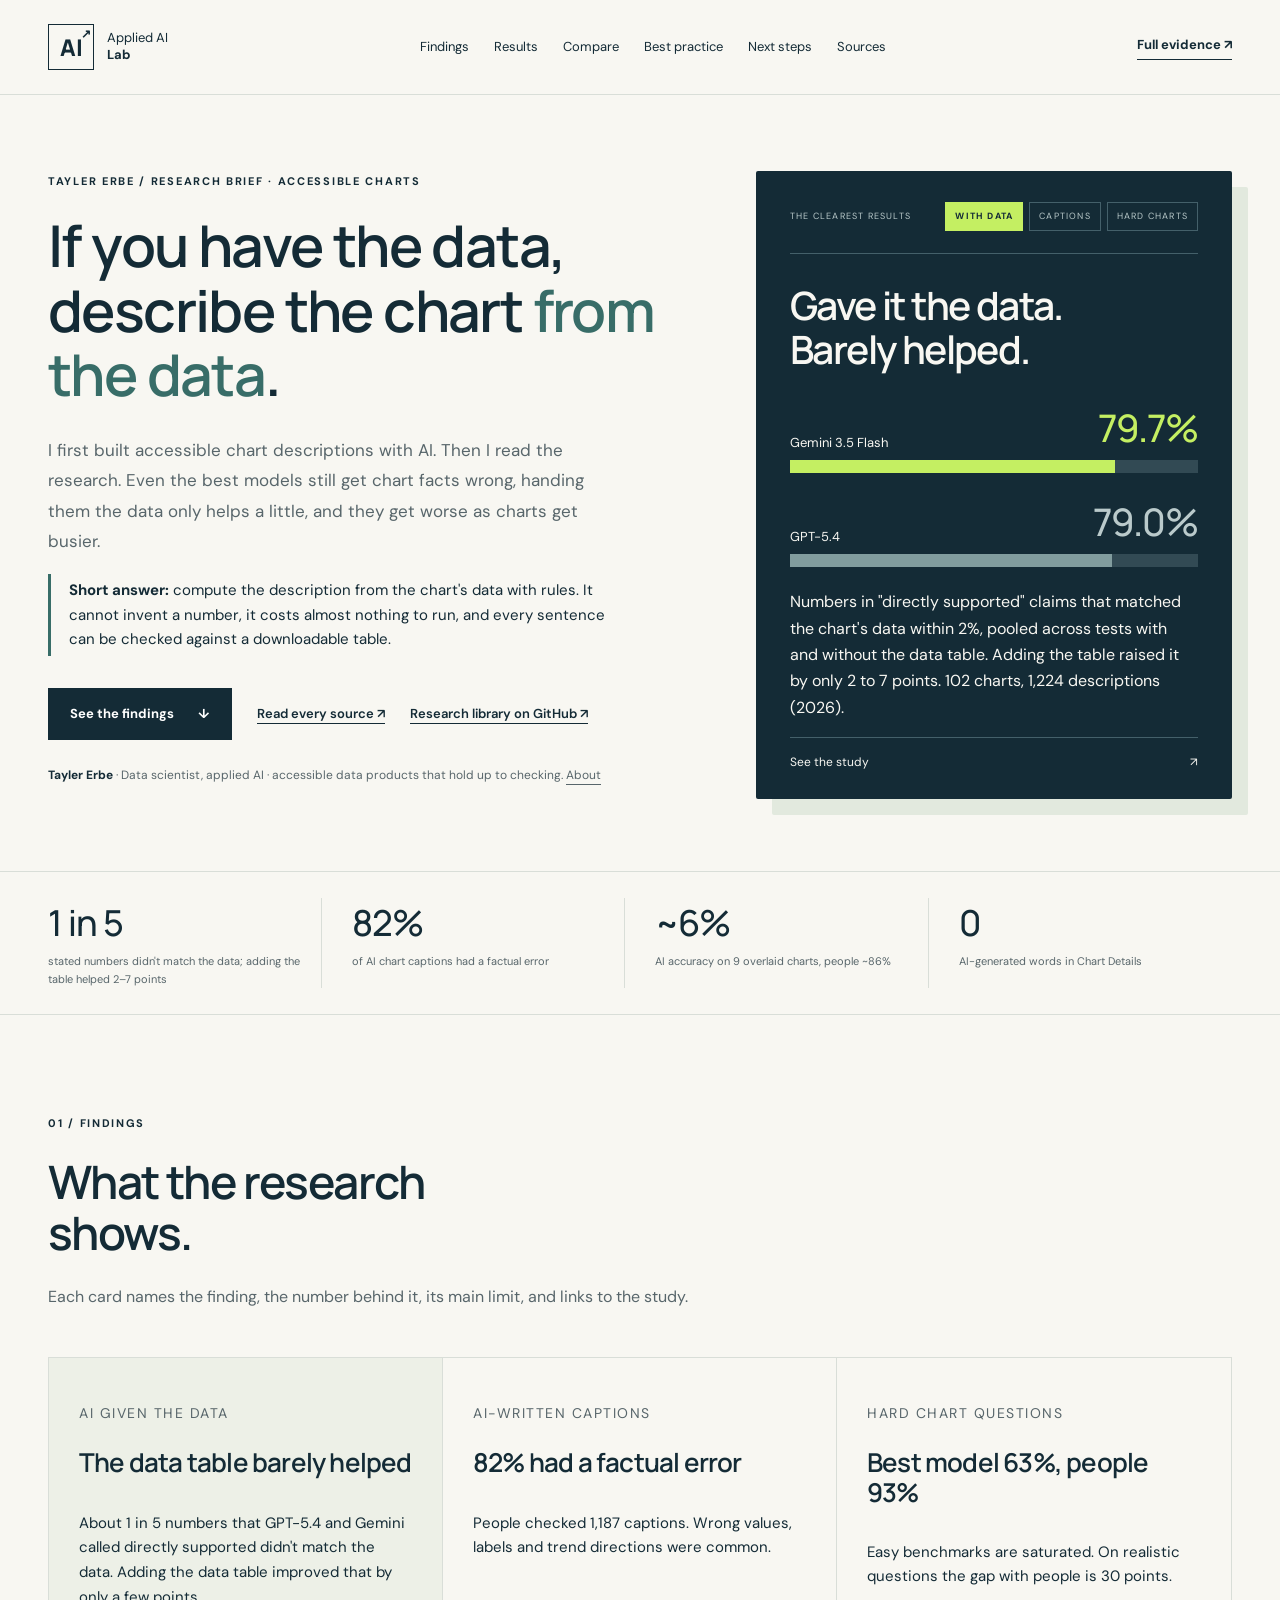
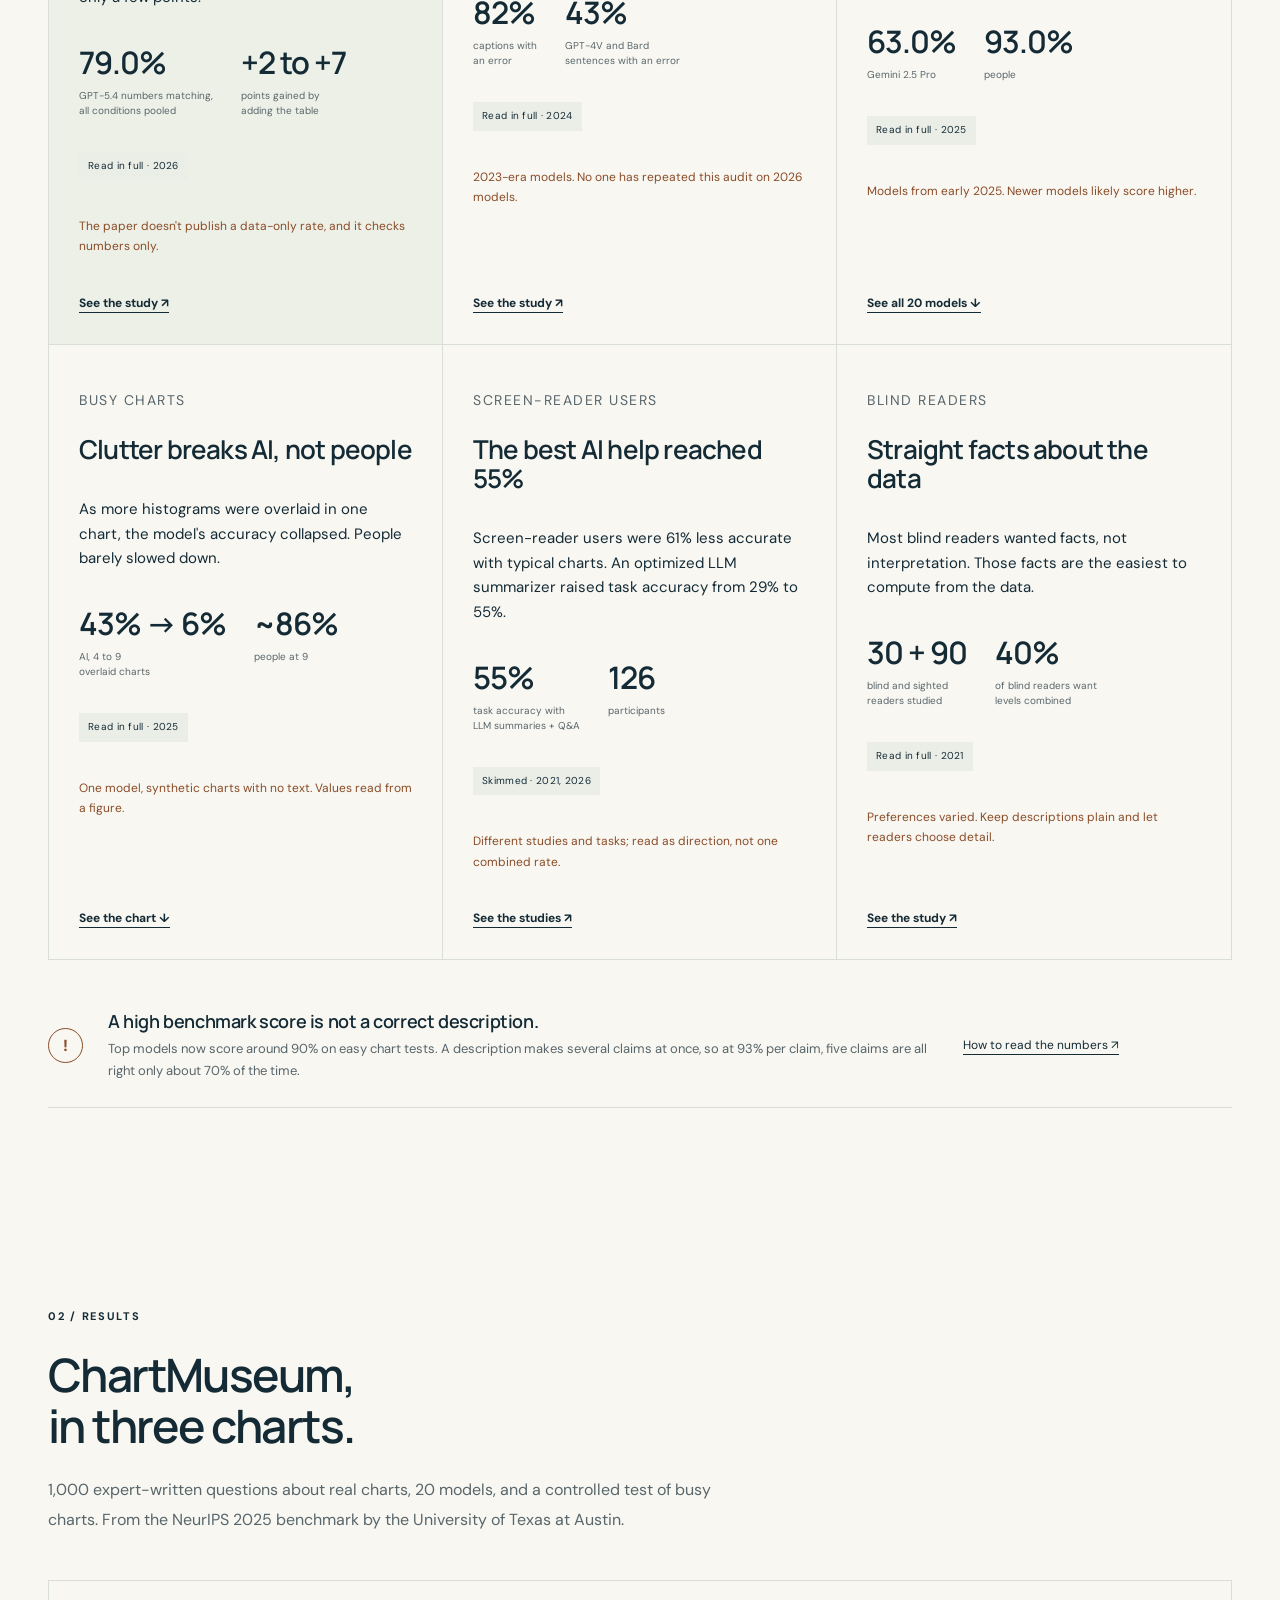
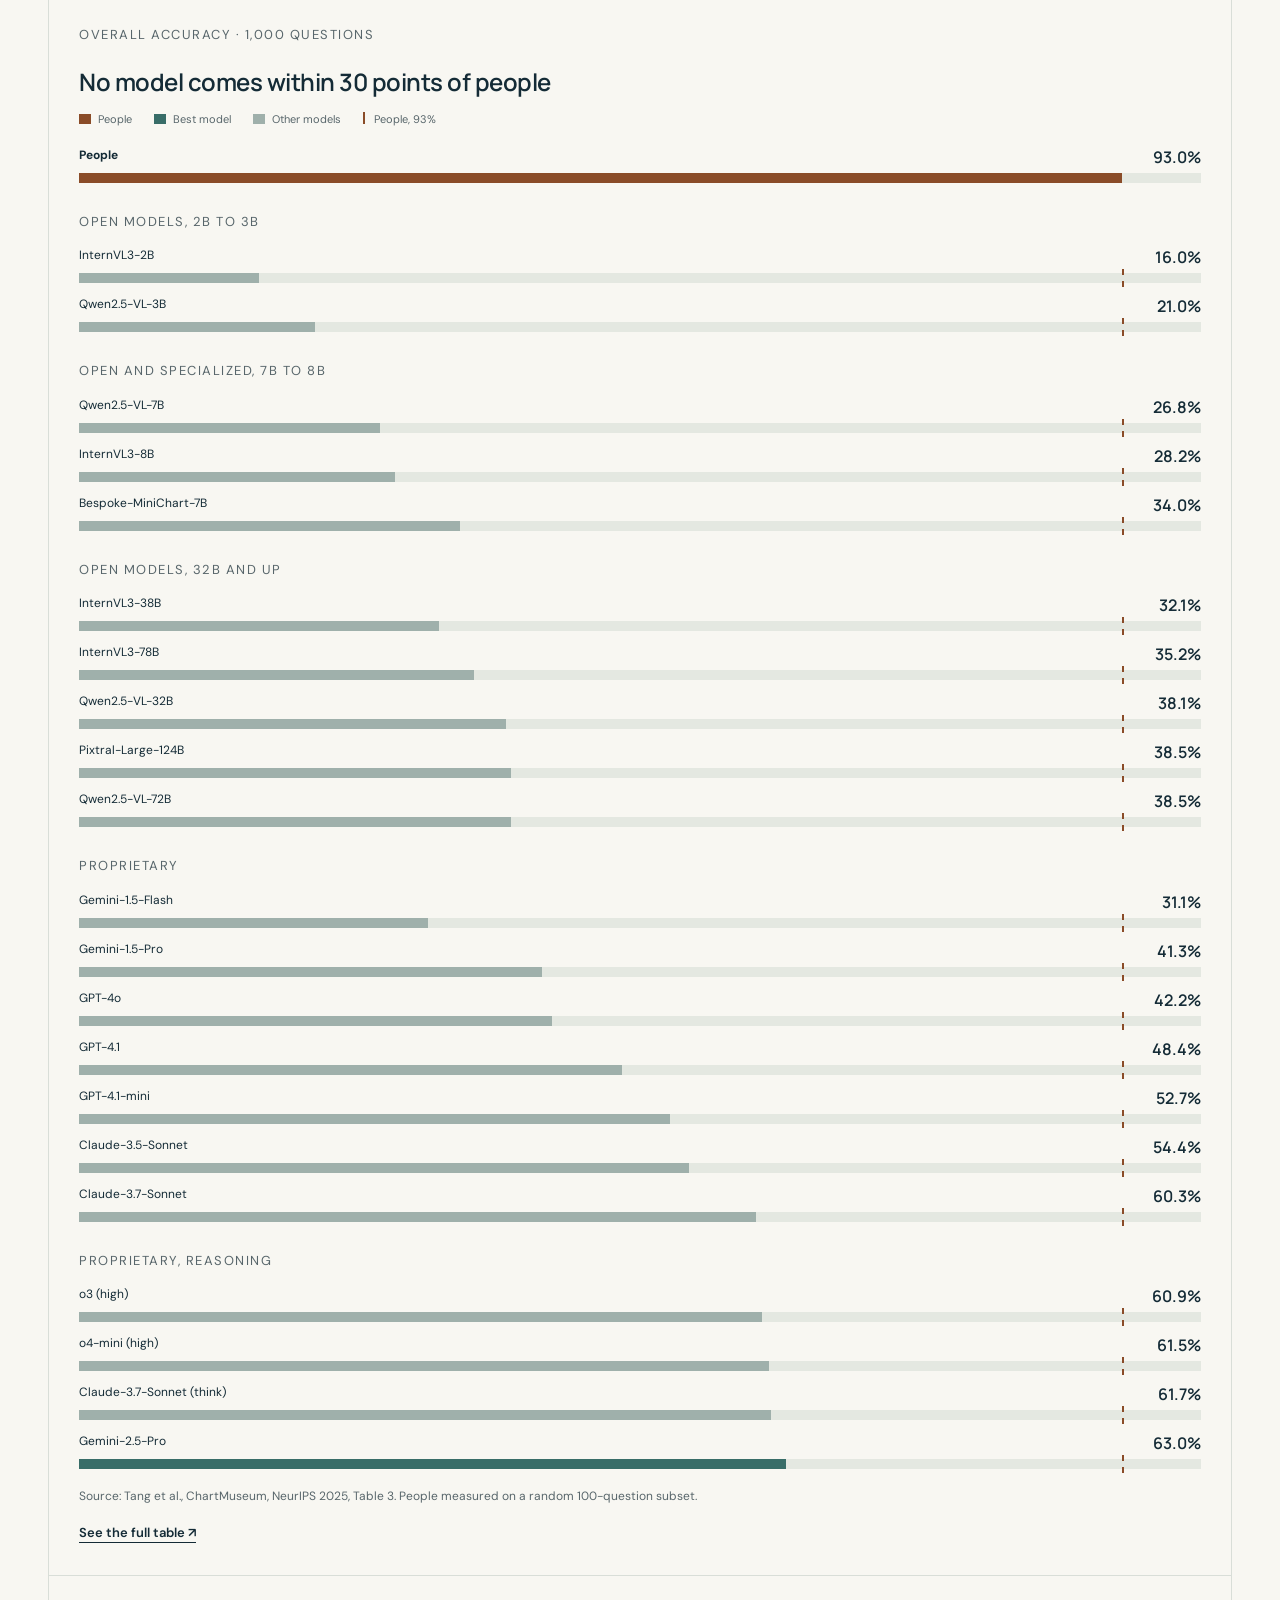
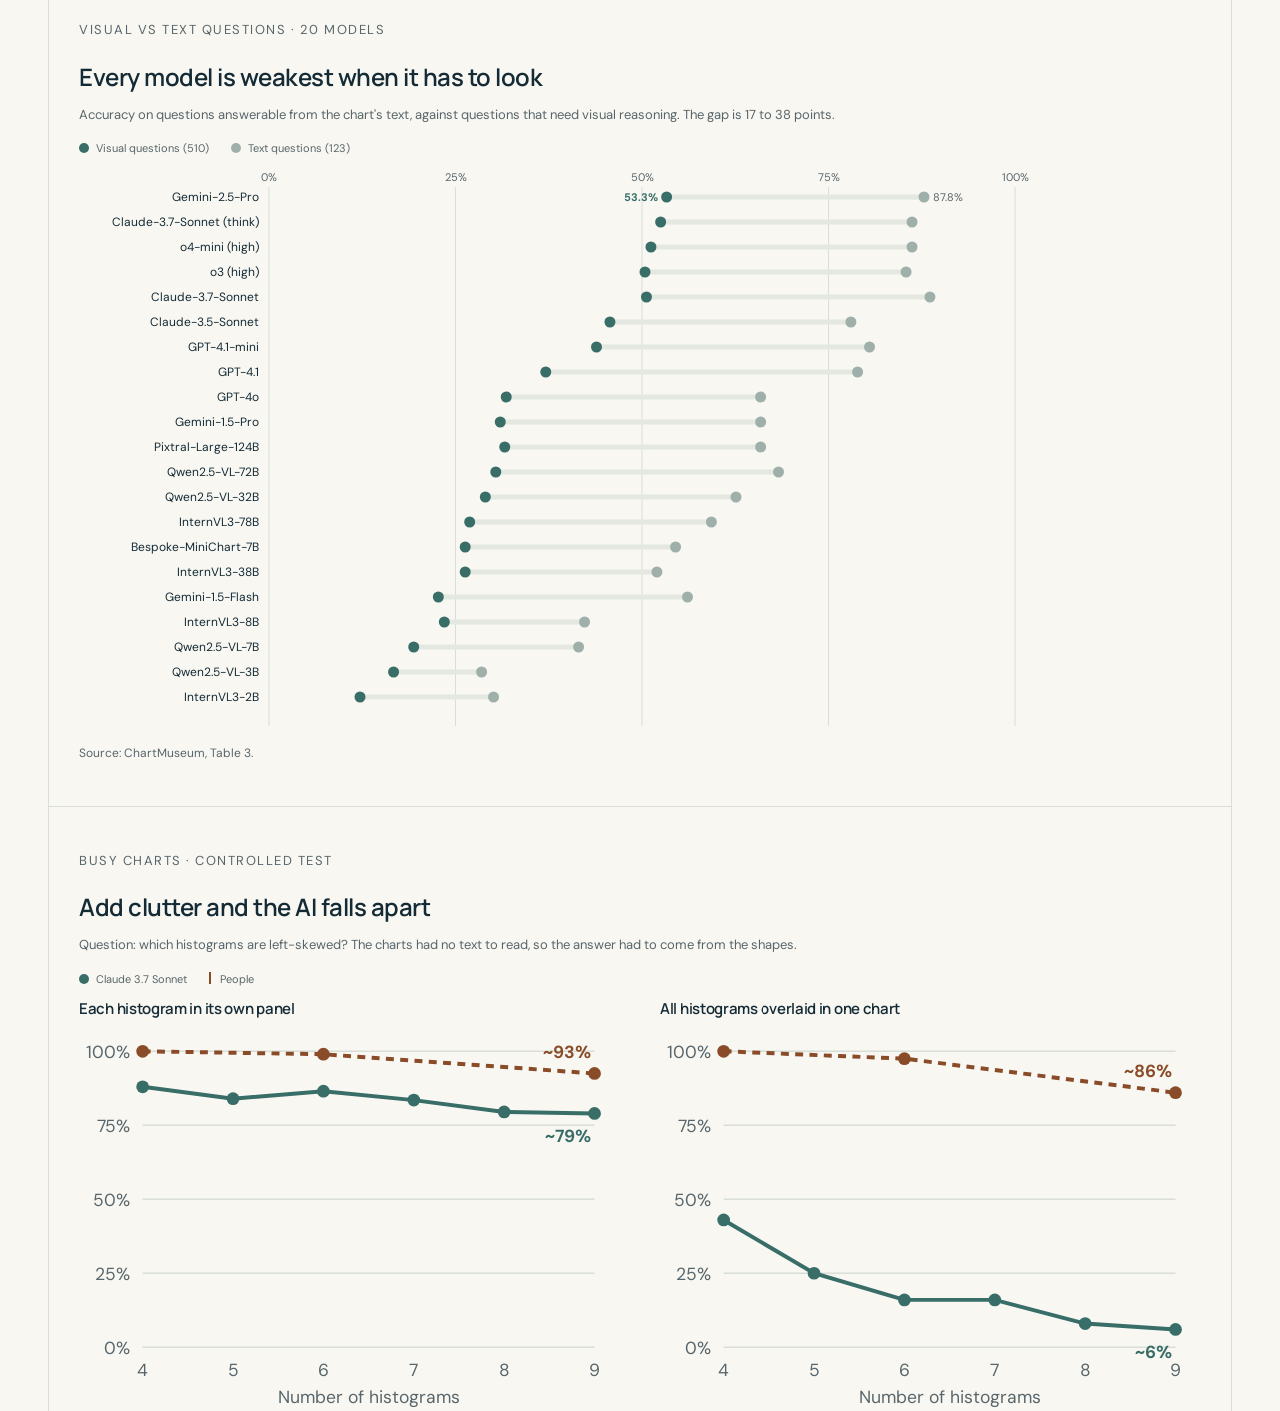
<file: index.html>
<!doctype html>
<html lang="en"><head><meta charset="utf-8"><meta name="viewport" content="width=device-width,initial-scale=1">
<title>Charts Without Guesswork · Tayler Erbe</title>
<meta http-equiv="refresh" content="0; url=brief/">
<link rel="canonical" href="https://tayler-erbe.github.io/semantic-visualizations-for-access/brief/"></head>
<body><p><a href="brief/">Charts Without Guesswork: open the brief</a></p></body></html>
</file>
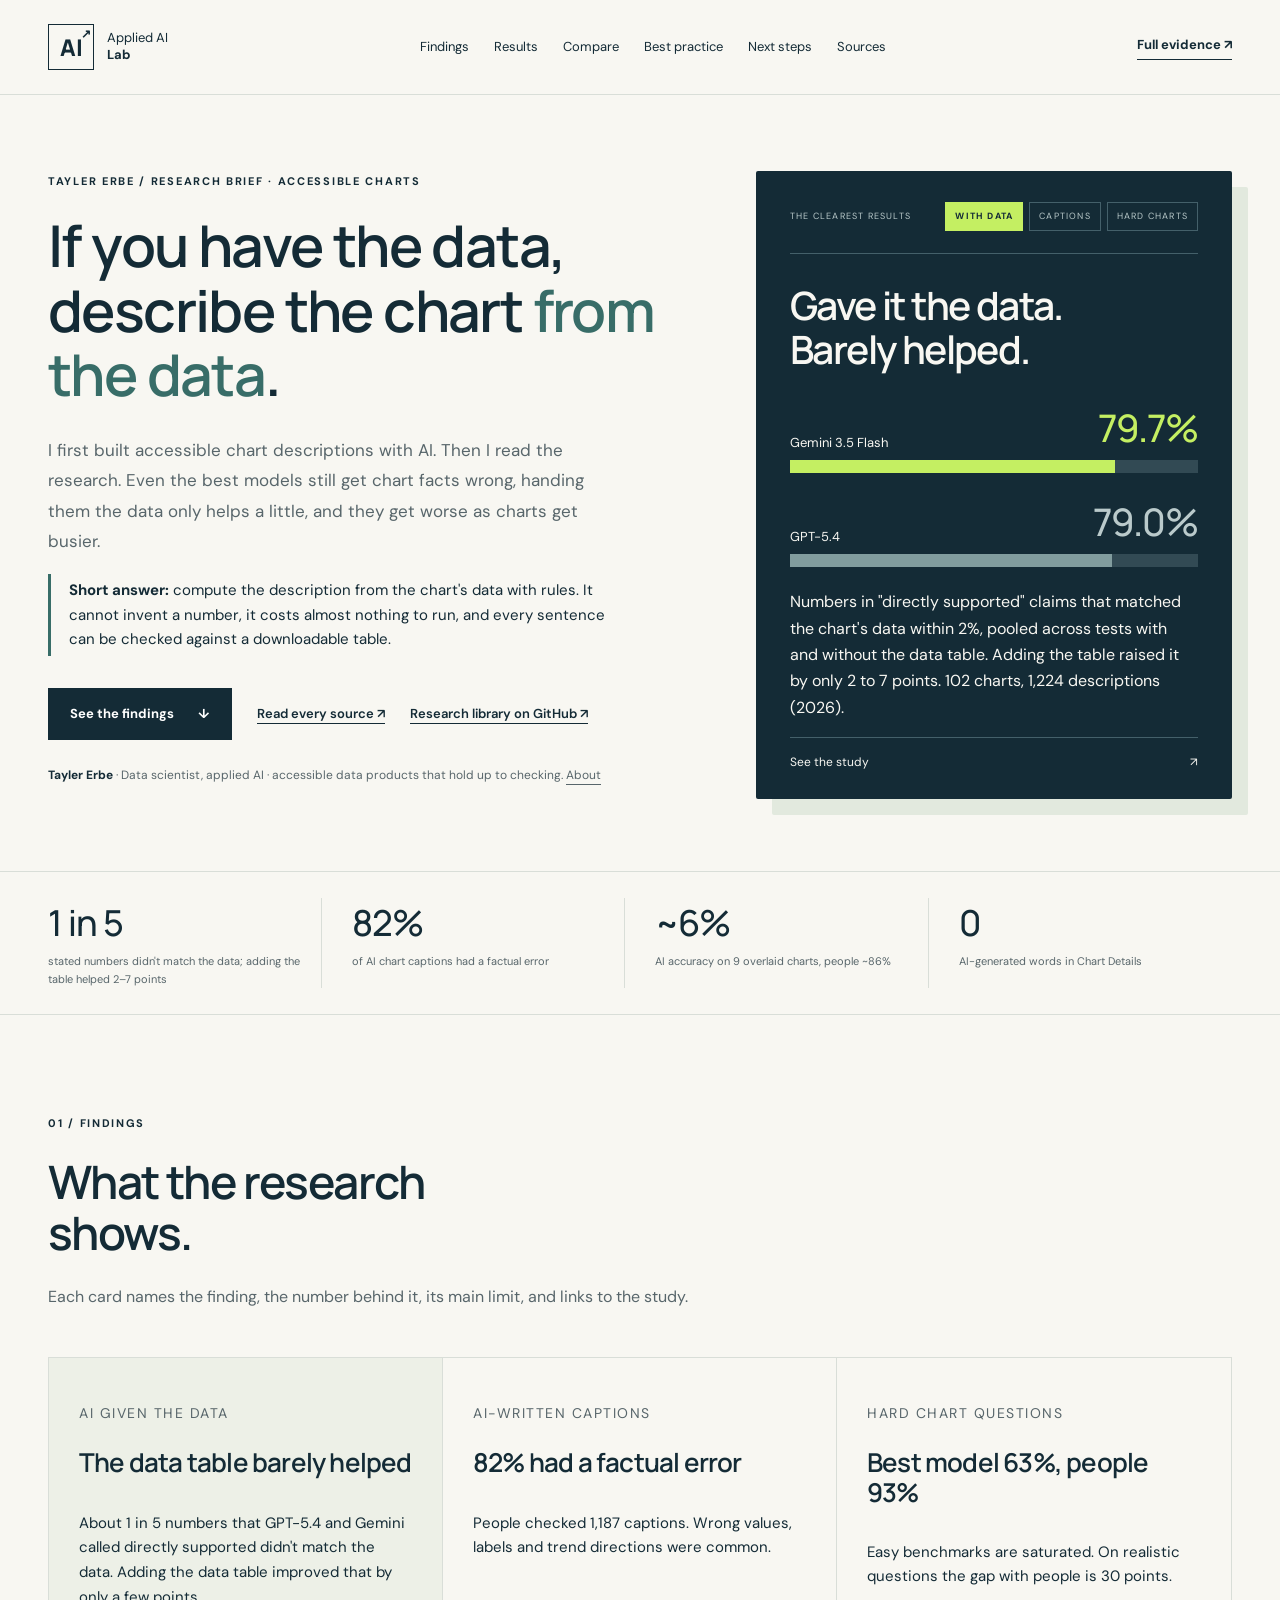
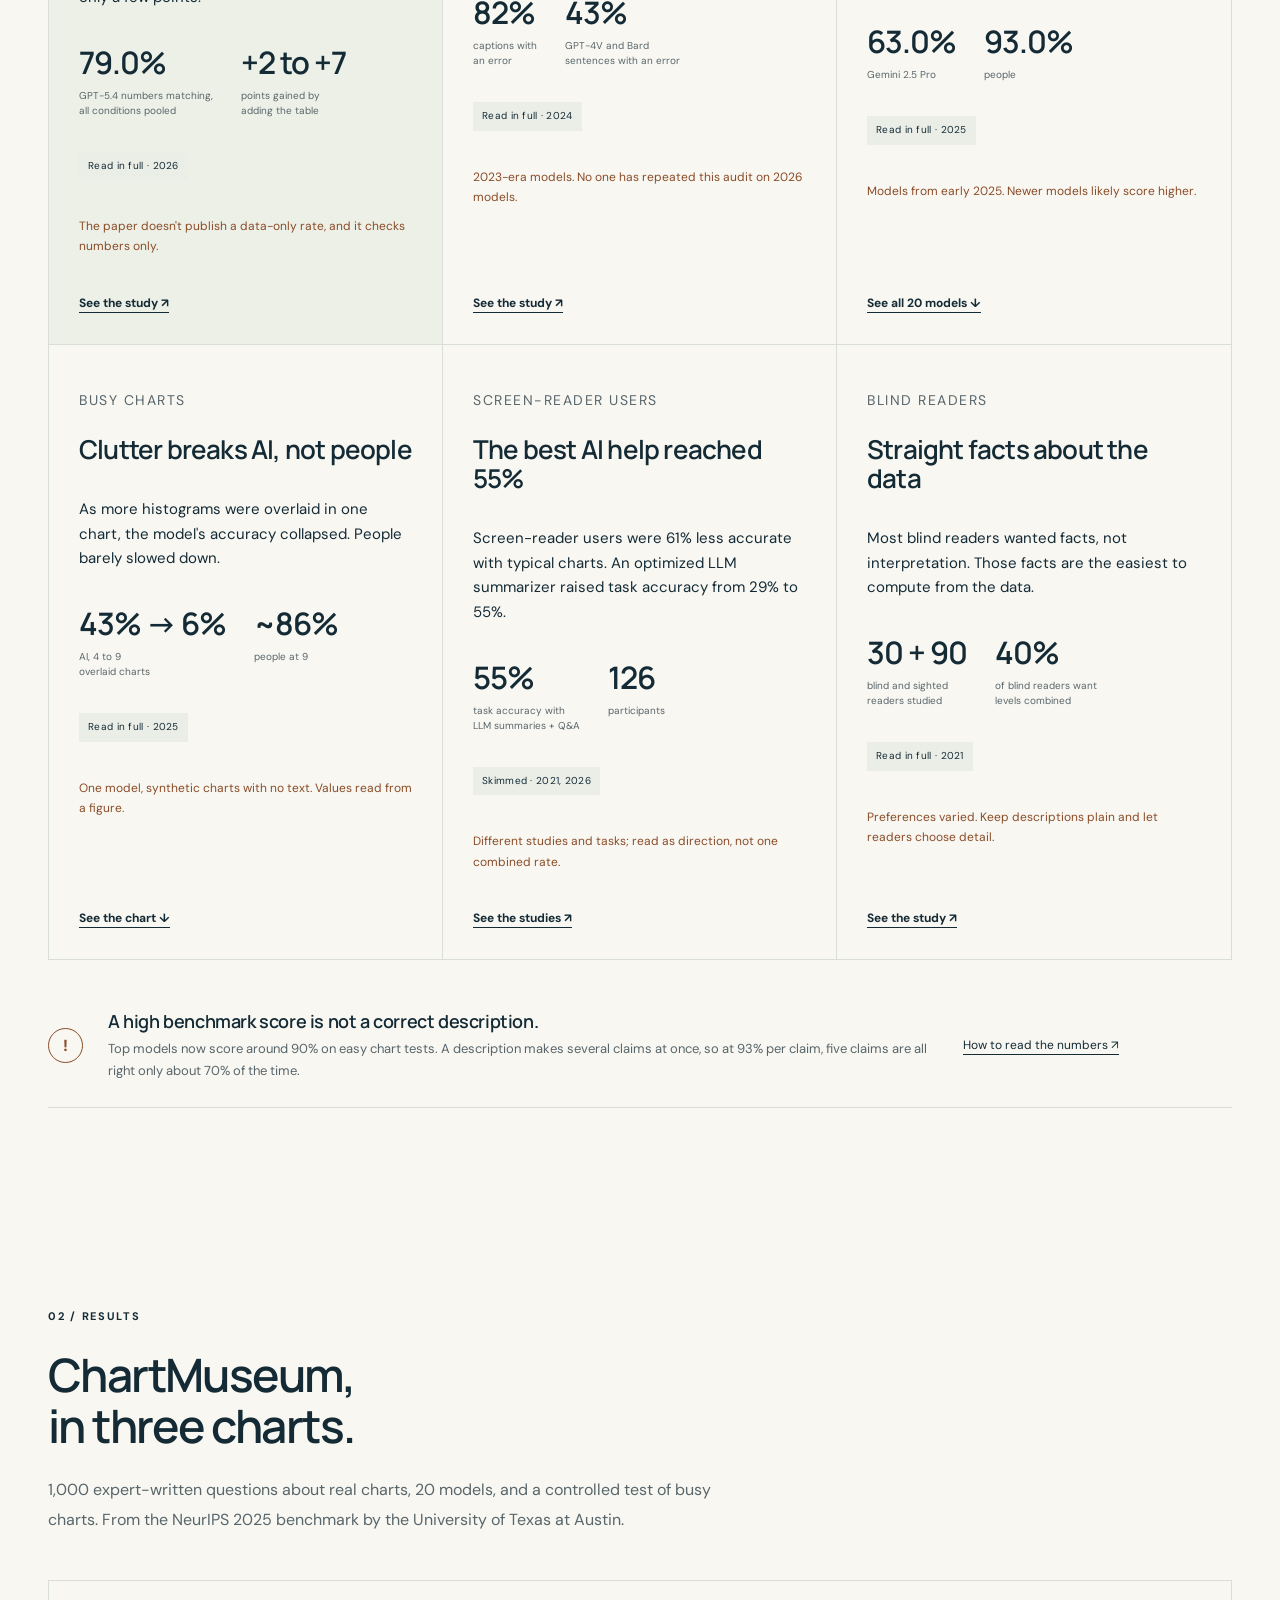
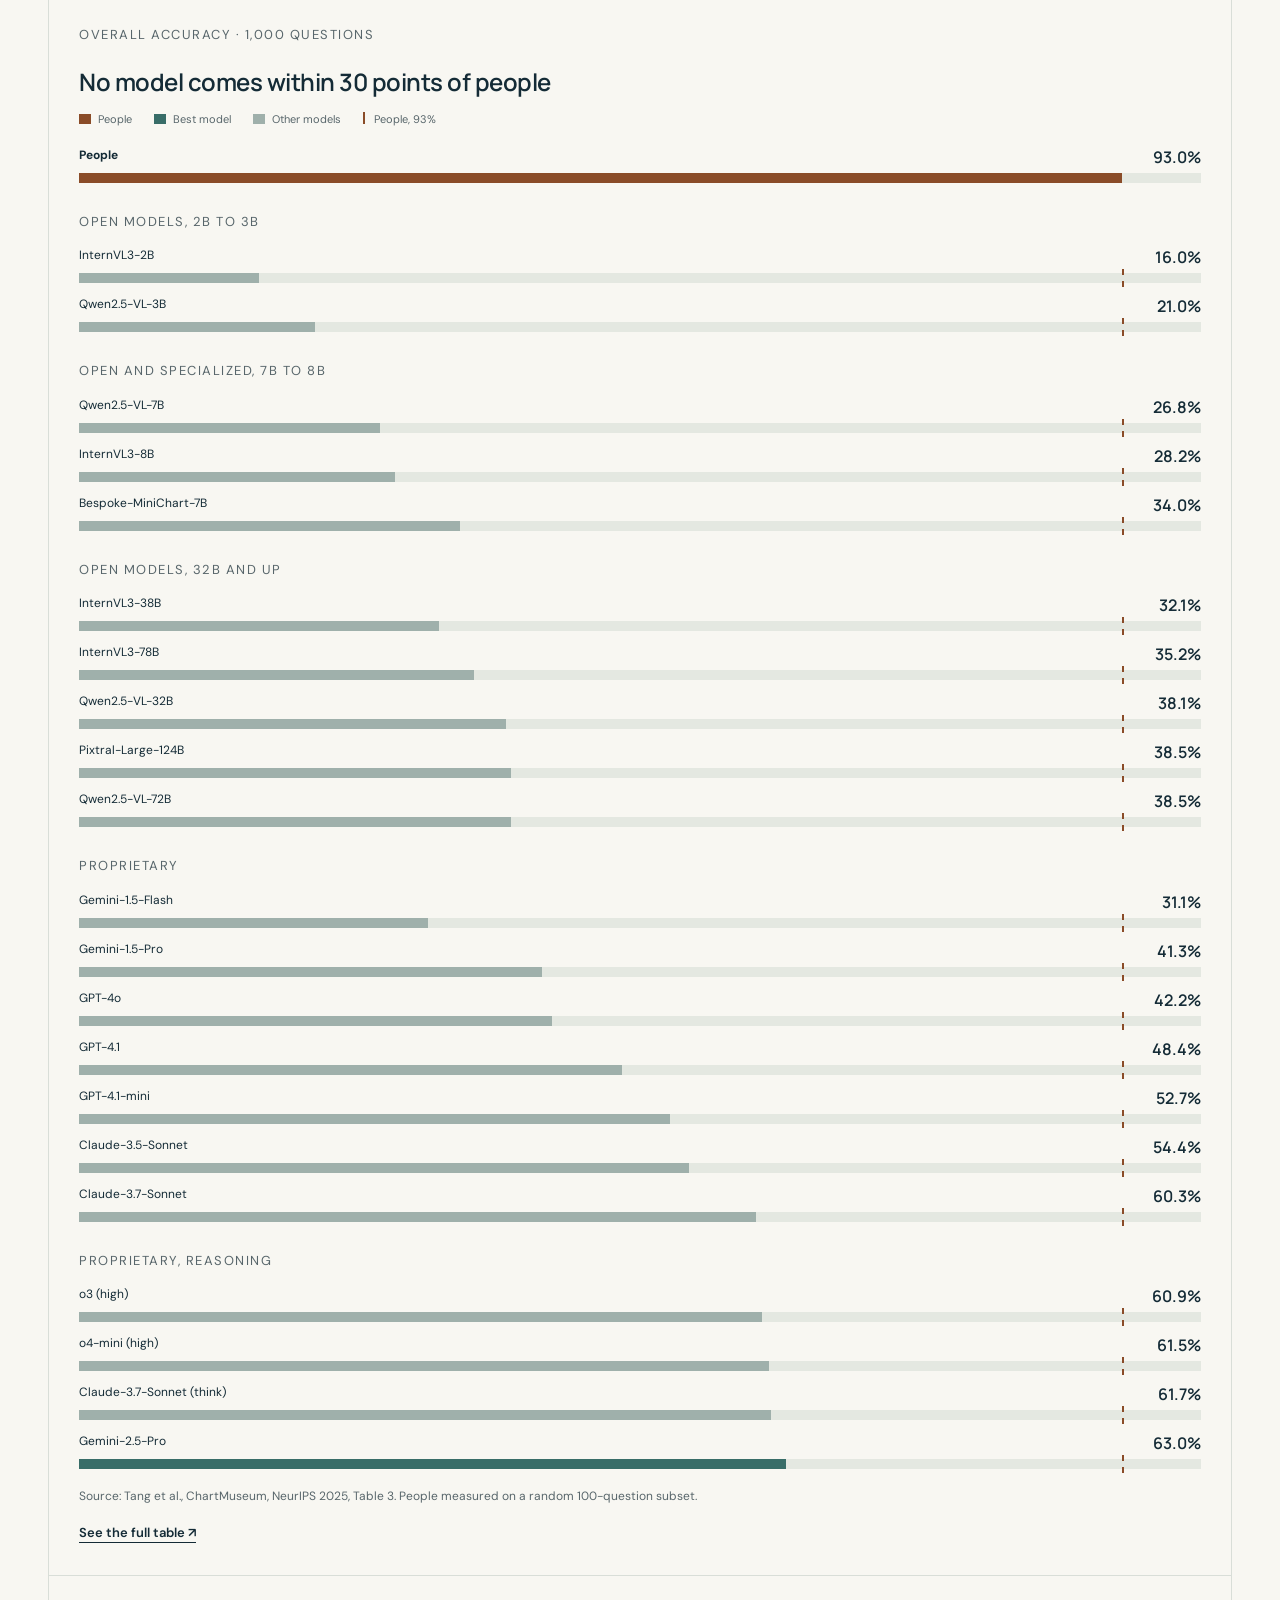
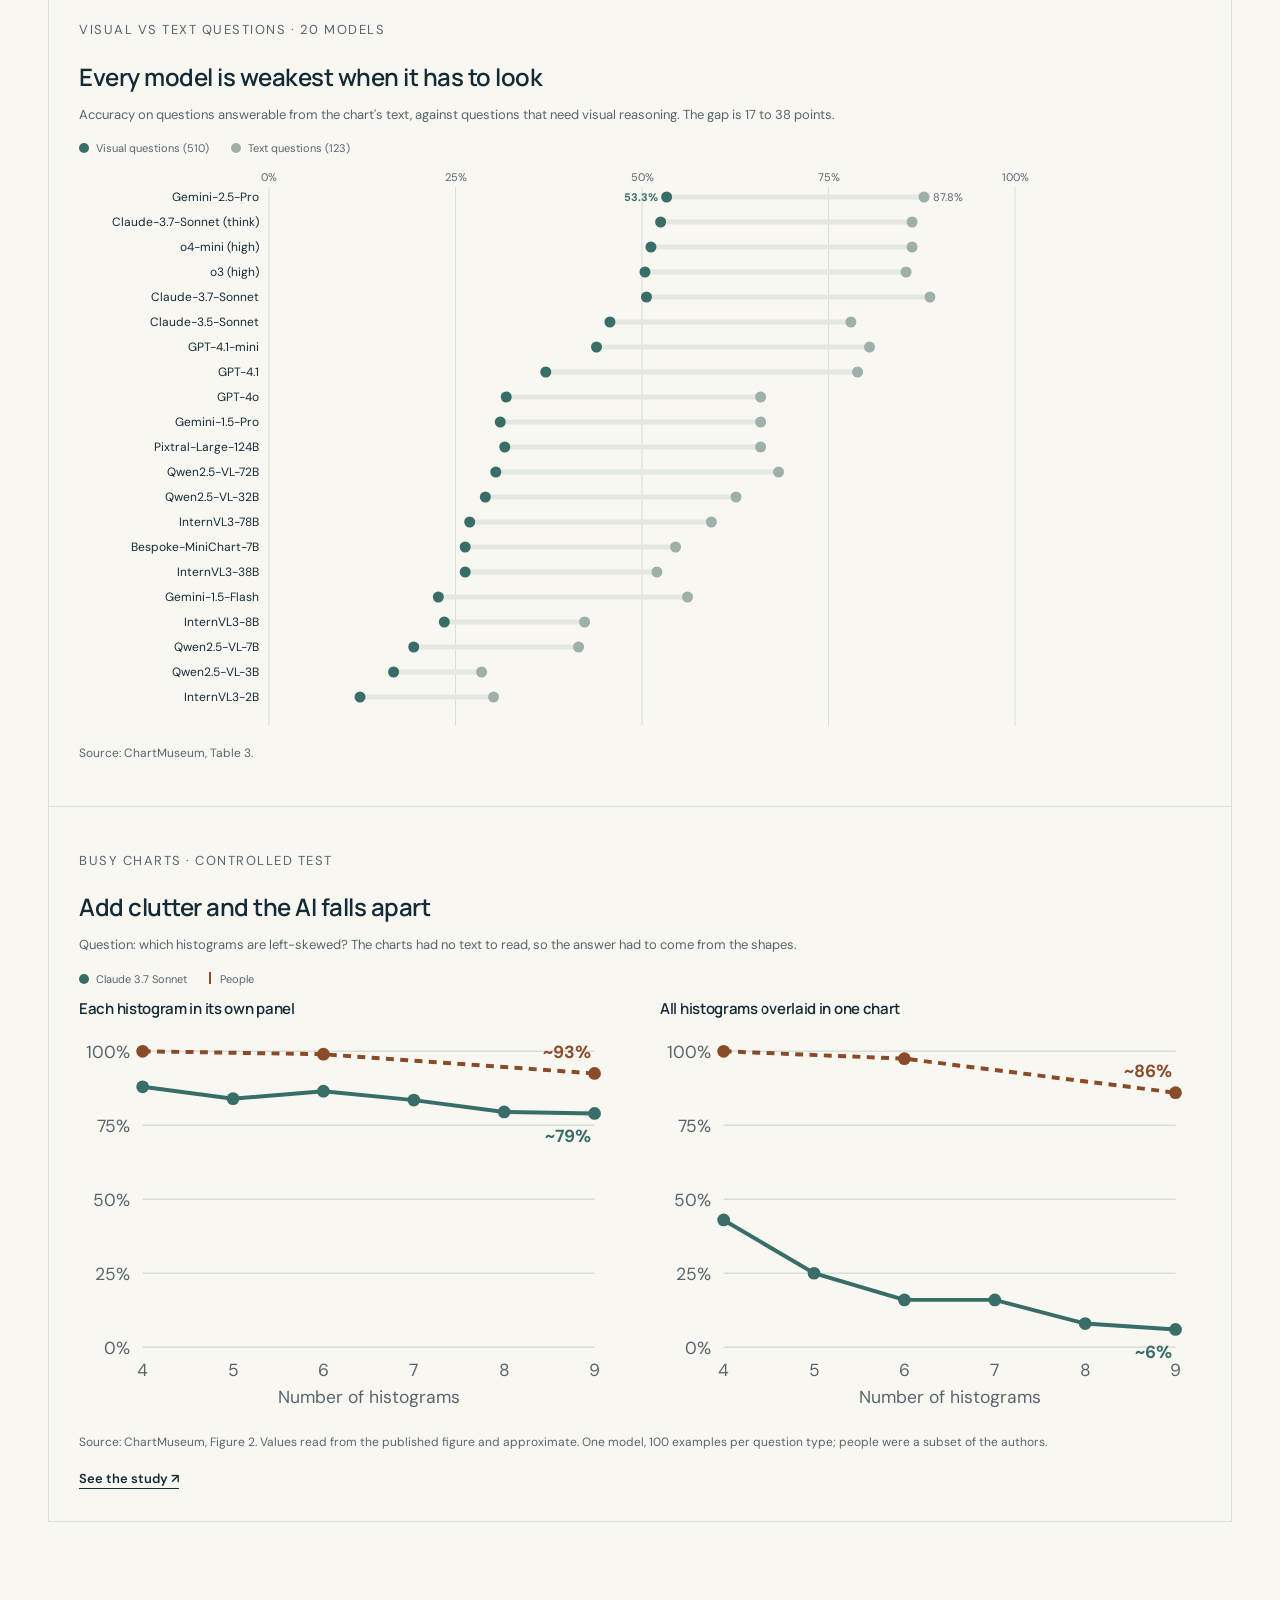
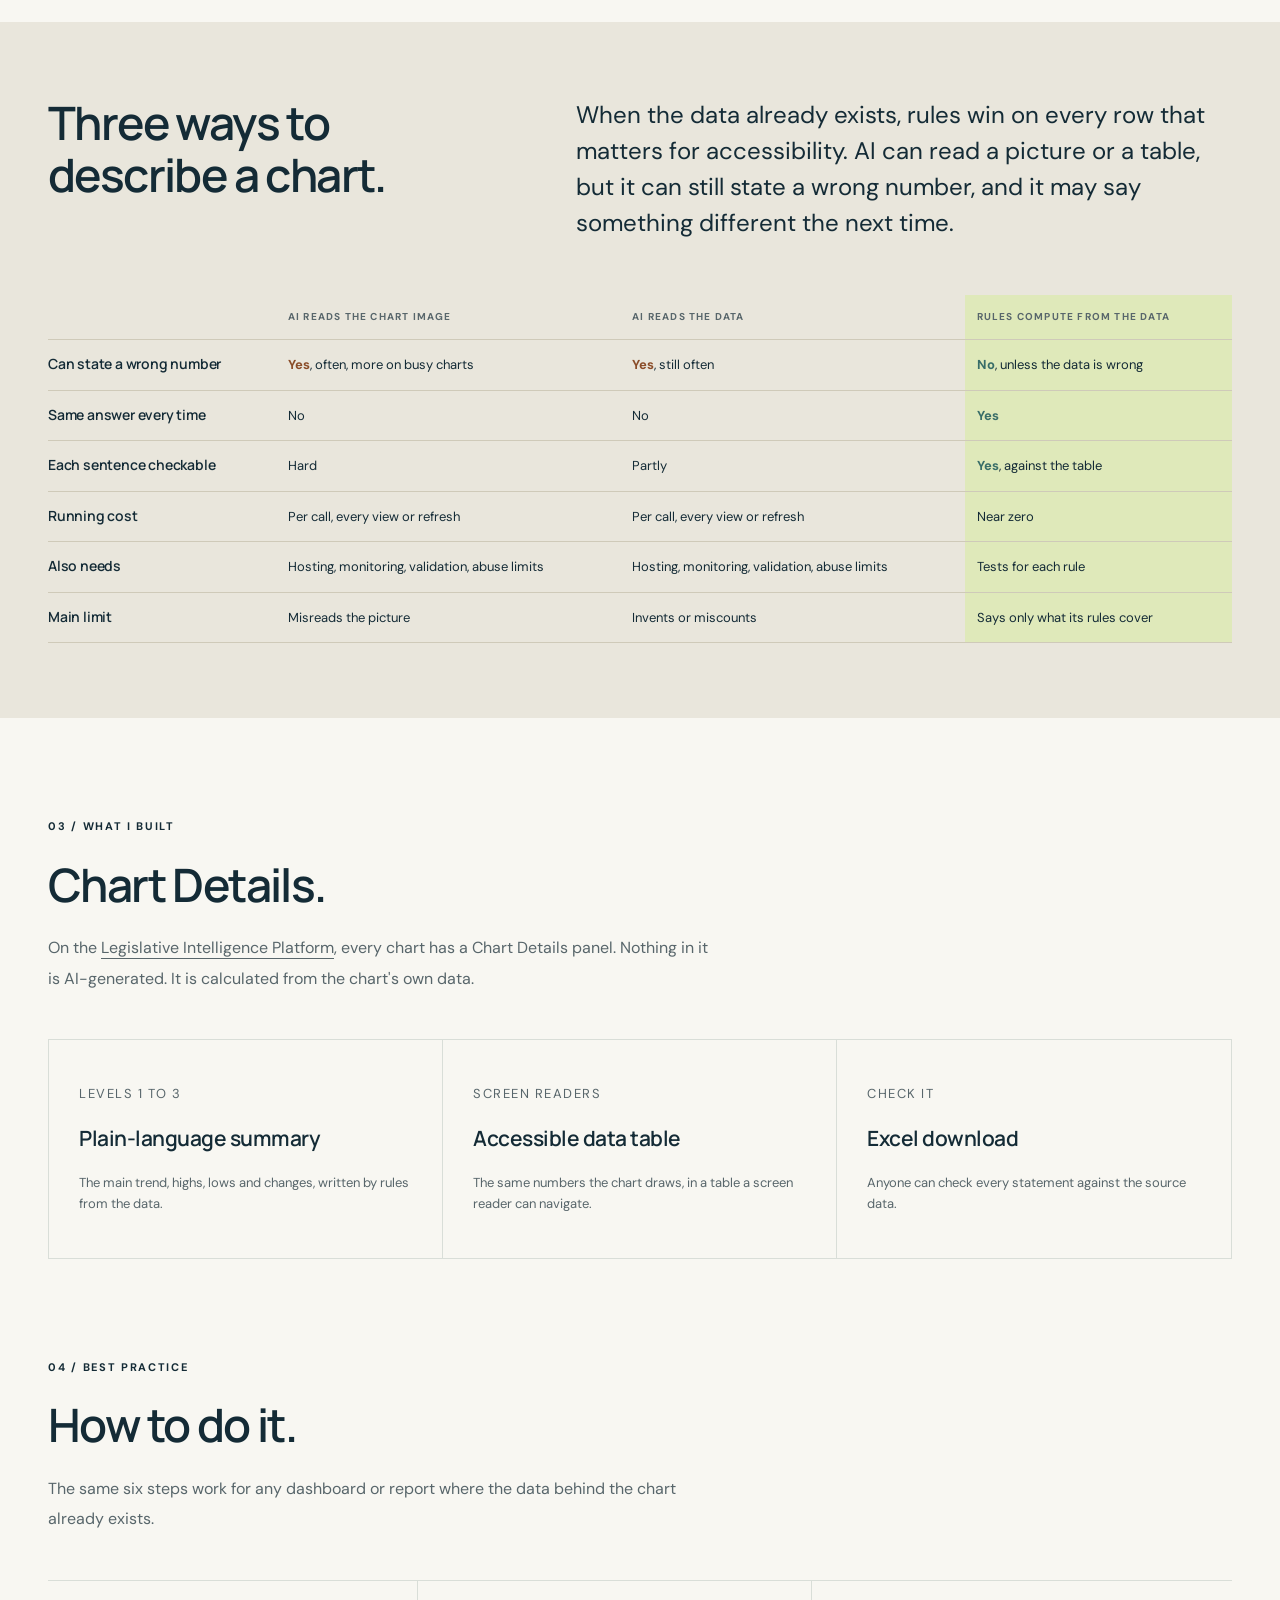
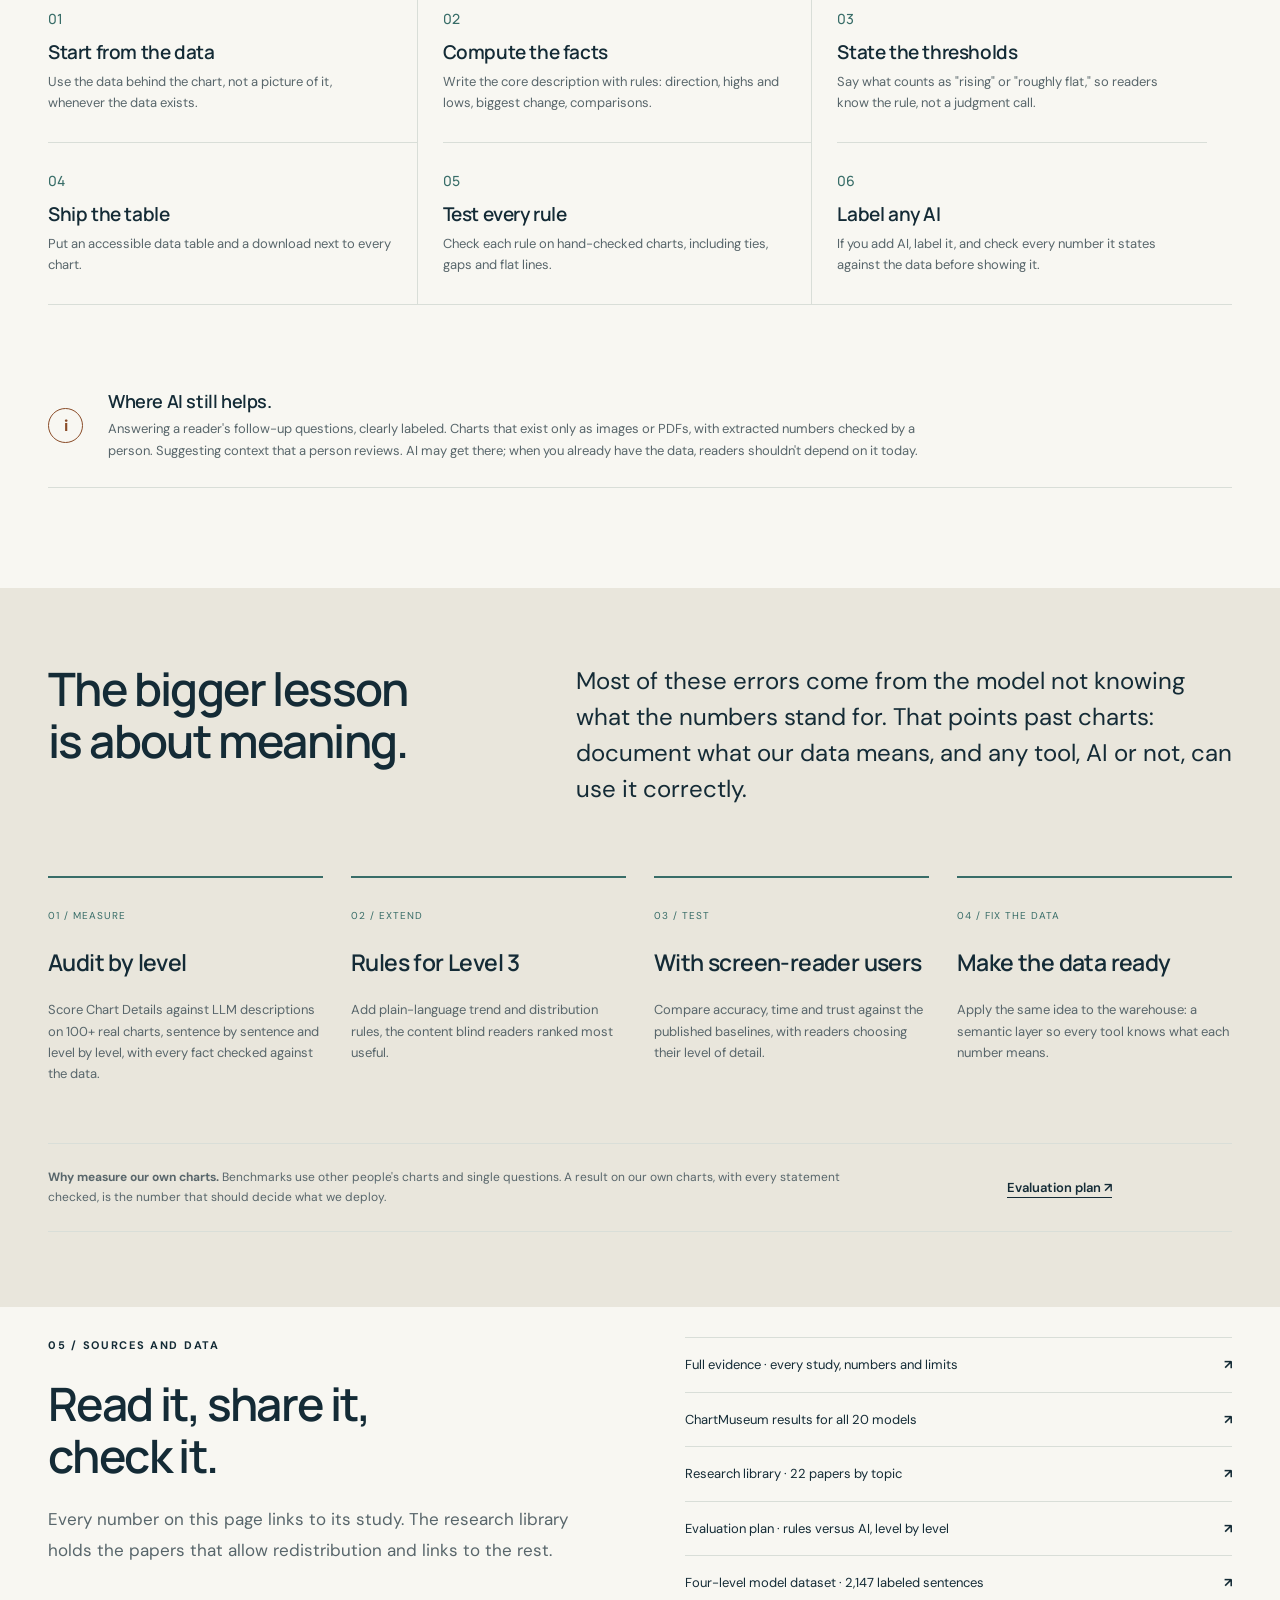
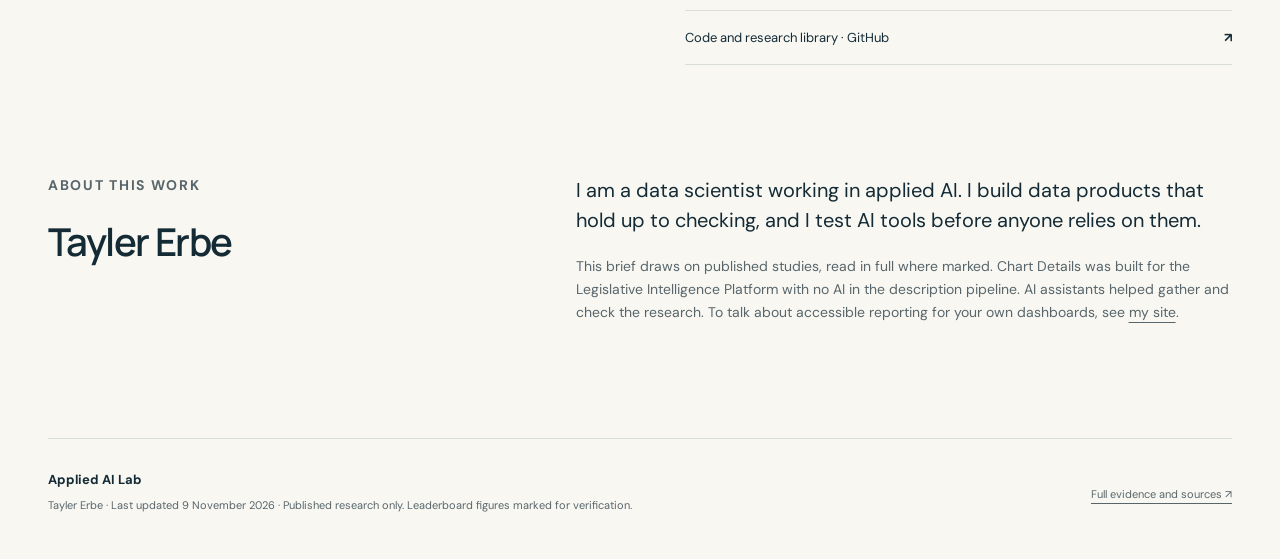
<file: brief/index.html>
<!doctype html>
<html lang="en"><head><meta charset="utf-8"><meta name="viewport" content="width=device-width,initial-scale=1"><meta name="theme-color" content="#142b36">
<meta name="description" content="Why accessible chart descriptions should be computed from the data, not generated by AI from a picture. A research brief by Tayler Erbe, Applied AI Lab.">
<title>Charts Without Guesswork · Applied AI Lab · Tayler Erbe</title>
<meta property="og:type" content="website"><meta property="og:title" content="If you have the data, describe the chart from the data."><meta property="og:description" content="What the research says about AI chart descriptions, and why rule-based descriptions computed from the data are the accessible default. By Tayler Erbe."><meta property="og:url" content="https://tayler-erbe.github.io/semantic-visualizations-for-access/brief/"><meta property="og:image" content="https://tayler-erbe.github.io/semantic-visualizations-for-access/brief/assets/og-image.png"><meta property="og:image:width" content="1200"><meta property="og:image:height" content="628"><meta property="og:image:alt" content="Headline: If you have the data, describe the chart from the data, beside a results panel showing AI models matching chart numbers about 79% of the time."><meta name="twitter:card" content="summary_large_image"><meta name="author" content="Tayler Erbe">
<link rel="icon" href="favicon.svg" type="image/svg+xml"><link rel="stylesheet" href="styles.css"><link rel="stylesheet" href="site.css"><link rel="stylesheet" href="brief.css"><script src="brief.js" defer></script></head>
<body>
<a href="#main" class="skip">Skip to content</a>
<header class="site-header">
<a href="index.html" class="brand" aria-label="Applied AI Lab home"><span class="brand-mark">AI<span>↗</span></span><span>Applied AI<br><strong>Lab</strong></span></a>
<nav aria-label="Main navigation"><a href="#findings">Findings</a><a href="#results">Results</a><a href="#compare">Compare</a><a href="#practice">Best practice</a><a href="#next">Next steps</a><a href="#resources">Sources</a></nav>
<a class="repo-link" href="evidence.html">Full evidence <span aria-hidden="true">↗</span></a>
</header>
<main id="main">

<section class="hero">
<div class="hero-copy">
<p class="eyebrow">TAYLER ERBE / RESEARCH BRIEF · ACCESSIBLE CHARTS</p>
<h1>If you have the data, describe the chart <em>from the data</em>.</h1>
<p class="hero-deck">I first built accessible chart descriptions with AI. Then I read the research. Even the best models still get chart facts wrong, handing them the data only helps a little, and they get worse as charts get busier.</p>
<p class="answer-line"><b>Short answer:</b> compute the description from the chart's data with rules. It cannot invent a number, it costs almost nothing to run, and every sentence can be checked against a downloadable table.</p>
<div class="hero-actions">
<a href="#findings" class="button primary">See the findings <span aria-hidden="true">↓</span></a>
<a href="evidence.html" class="text-link">Read every source ↗</a>
<a href="https://github.com/tayler-erbe/semantic-visualizations-for-access" class="text-link">Research library on GitHub ↗</a>
</div>
<p class="author-line"><span><b>Tayler Erbe</b> · Data scientist, applied AI · accessible data products that hold up to checking. <a href="#about">About</a></span></p>
</div>
<div class="hero-figure" id="hero-figure">
<div class="figure-top"><span>THE CLEAREST RESULTS</span>
<div class="hero-tabs" role="tablist" aria-label="Headline results">
<button role="tab" aria-selected="true" aria-controls="hp-data" id="ht-data">With data</button>
<button role="tab" aria-selected="false" aria-controls="hp-captions" id="ht-captions" tabindex="-1">Captions</button>
<button role="tab" aria-selected="false" aria-controls="hp-hard" id="ht-hard" tabindex="-1">Hard charts</button>
</div></div>
<div class="hero-panel" id="hp-data" role="tabpanel" aria-labelledby="ht-data">
<h2>Gave it the data.<br>Barely helped.</h2>
<div class="hero-bars" aria-label="Share of stated numbers that matched the data, pooled across tests with and without the data table: Gemini 3.5 Flash 79.7%, GPT-5.4 79.0%">
<div><span>Gemini 3.5 Flash</span><strong>79.7%</strong><i style="--bar:79.7%"></i></div>
<div class="muted-bar"><span>GPT-5.4</span><strong>79.0%</strong><i style="--bar:79%"></i></div>
</div>
<p>Numbers in "directly supported" claims that matched the chart's data within 2%, pooled across tests with and without the data table. Adding the table raised it by only 2 to 7 points. 102 charts, 1,224 descriptions (2026).</p>
<a class="figure-source" href="evidence.html#data-supplied">See the study <span>↗</span></a>
</div>
<div class="hero-panel" id="hp-captions" role="tabpanel" aria-labelledby="ht-captions" hidden>
<h2>82% of AI captions<br>had an error.</h2>
<div class="hero-bars" aria-label="Captions with at least one factual error: all captions checked 82.1%, GPT-4V and Bard 81.3%">
<div><span>All captions checked</span><strong>82.1%</strong><i style="--bar:82.1%"></i></div>
<div class="muted-bar"><span>GPT-4V and Bard</span><strong>81.3%</strong><i style="--bar:81.3%"></i></div>
</div>
<p>Captions with at least one factual error in a human check of 1,187 AI chart captions (ACL Findings 2024). 2023-era models; no one has repeated the audit on 2026 models.</p>
<a class="figure-source" href="evidence.html#captions">See the study <span>↗</span></a>
</div>
<div class="hero-panel" id="hp-hard" role="tabpanel" aria-labelledby="ht-hard" hidden>
<h2>Best model 63%.<br>People 93%.</h2>
<div class="hero-bars" aria-label="ChartMuseum accuracy: people 93.0%, Gemini 2.5 Pro 63.0%">
<div><span>People</span><strong>93.0%</strong><i style="--bar:93%"></i></div>
<div class="muted-bar"><span>Gemini 2.5 Pro, best model</span><strong>63.0%</strong><i style="--bar:63%"></i></div>
</div>
<p>Accuracy on 1,000 expert-written questions about real charts (ChartMuseum, NeurIPS 2025). The best open model scored 38.5%.</p>
<a class="figure-source" href="#results">See all 20 models <span>↓</span></a>
</div>
</div>
</section>

<section class="stat-strip" aria-label="Key facts">
<div><strong>1 in 5</strong><span>stated numbers didn't match the data; adding the table helped 2–7 points</span></div>
<div><strong>82%</strong><span>of AI chart captions had a factual error</span></div>
<div><strong>~6%</strong><span>AI accuracy on 9 overlaid charts, people ~86%</span></div>
<div><strong>0</strong><span>AI-generated words in Chart Details</span></div>
</section>

<section class="section wrap" id="findings">
<div class="section-head">
<p class="eyebrow">01 / FINDINGS</p>
<h2>What the research<br>shows.</h2>
<p>Each card names the finding, the number behind it, its main limit, and links to the study.</p>
</div>
<div class="route-grid six">
<article class="route lead-route">
<p class="route-id">AI GIVEN THE DATA</p>
<h3>The data table barely helped</h3>
<p class="why">About 1 in 5 numbers that GPT-5.4 and Gemini called directly supported didn't match the data. Adding the data table improved that by only a few points.</p>
<div class="route-metrics"><div><strong>79.0%</strong><span>GPT-5.4 numbers matching,<br>all conditions pooled</span></div><div><strong>+2 to +7</strong><span>points gained by<br>adding the table</span></div></div>
<span class="method-label">Read in full · 2026</span>
<p class="caution">The paper doesn't publish a data-only rate, and it checks numbers only.</p>
<a href="evidence.html#data-supplied">See the study ↗</a>
</article>
<article class="route">
<p class="route-id">AI-WRITTEN CAPTIONS</p>
<h3>82% had a factual error</h3>
<p class="why">People checked 1,187 captions. Wrong values, labels and trend directions were common.</p>
<div class="route-metrics"><div><strong>82%</strong><span>captions with<br>an error</span></div><div><strong>43%</strong><span>GPT-4V and Bard<br>sentences with an error</span></div></div>
<span class="method-label">Read in full · 2024</span>
<p class="caution">2023-era models. No one has repeated this audit on 2026 models.</p>
<a href="evidence.html#captions">See the study ↗</a>
</article>
<article class="route">
<p class="route-id">HARD CHART QUESTIONS</p>
<h3>Best model 63%, people 93%</h3>
<p class="why">Easy benchmarks are saturated. On realistic questions the gap with people is 30 points.</p>
<div class="route-metrics"><div><strong>63.0%</strong><span>Gemini 2.5 Pro</span></div><div><strong>93.0%</strong><span>people</span></div></div>
<span class="method-label">Read in full · 2025</span>
<p class="caution">Models from early 2025. Newer models likely score higher.</p>
<a href="#results">See all 20 models ↓</a>
</article>
<article class="route">
<p class="route-id">BUSY CHARTS</p>
<h3>Clutter breaks AI, not people</h3>
<p class="why">As more histograms were overlaid in one chart, the model's accuracy collapsed. People barely slowed down.</p>
<div class="route-metrics"><div><strong>43% → 6%</strong><span>AI, 4 to 9<br>overlaid charts</span></div><div><strong>~86%</strong><span>people at 9</span></div></div>
<span class="method-label">Read in full · 2025</span>
<p class="caution">One model, synthetic charts with no text. Values read from a figure.</p>
<a href="#clutter">See the chart ↓</a>
</article>
<article class="route">
<p class="route-id">SCREEN-READER USERS</p>
<h3>The best AI help reached 55%</h3>
<p class="why">Screen-reader users were 61% less accurate with typical charts. An optimized LLM summarizer raised task accuracy from 29% to 55%.</p>
<div class="route-metrics"><div><strong>55%</strong><span>task accuracy with<br>LLM summaries + Q&amp;A</span></div><div><strong>126</strong><span>participants</span></div></div>
<span class="method-label">Skimmed · 2021, 2026</span>
<p class="caution">Different studies and tasks; read as direction, not one combined rate.</p>
<a href="evidence.html#screen-readers">See the studies ↗</a>
</article>
<article class="route">
<p class="route-id">BLIND READERS</p>
<h3>Straight facts about the data</h3>
<p class="why">Most blind readers wanted facts, not interpretation. Those facts are the easiest to compute from the data.</p>
<div class="route-metrics"><div><strong>30 + 90</strong><span>blind and sighted<br>readers studied</span></div><div><strong>40%</strong><span>of blind readers want<br>levels combined</span></div></div>
<span class="method-label">Read in full · 2021</span>
<p class="caution">Preferences varied. Keep descriptions plain and let readers choose detail.</p>
<a href="evidence.html#blind-readers">See the study ↗</a>
</article>
</div>
<div class="finding-note"><span class="note-symbol" aria-hidden="true">!</span><div><h3>A high benchmark score is not a correct description.</h3><p>Top models now score around 90% on easy chart tests. A description makes several claims at once, so at 93% per claim, five claims are all right only about 70% of the time.</p></div><a href="evidence.html#reading">How to read the numbers ↗</a></div>
</section>

<section class="section wrap" id="results">
<div class="section-head">
<p class="eyebrow">02 / RESULTS</p>
<h2>ChartMuseum,<br>in three charts.</h2>
<p>1,000 expert-written questions about real charts, 20 models, and a controlled test of busy charts. From the NeurIPS 2025 benchmark by the University of Texas at Austin.</p>
</div>
<div class="results-band one">
<article>
<p class="route-id">OVERALL ACCURACY · 1,000 QUESTIONS</p>
<h3>No model comes within 30 points of people</h3>
<div class="chart-legend"><span><i style="background:var(--amber)"></i>People</span><span><i style="background:var(--teal)"></i>Best model</span><span><i style="background:#9fb0ab"></i>Other models</span><span><i class="dash"></i>People, 93%</span></div>
<div class="mini-bars wide" id="overall-chart" role="img" aria-label="ChartMuseum overall accuracy. People 93%. Best model Gemini 2.5 Pro 63%. Best open model 38.5%."></div>
<p class="chart-note">Source: Tang et al., ChartMuseum, NeurIPS 2025, Table 3. People measured on a random 100-question subset.</p>
<a class="text-link" href="evidence.html#chartmuseum">See the full table ↗</a>
</article>
<article>
<p class="route-id">VISUAL VS TEXT QUESTIONS · 20 MODELS</p>
<h3>Every model is weakest when it has to look</h3>
<p>Accuracy on questions answerable from the chart's text, against questions that need visual reasoning. The gap is 17 to 38 points.</p>
<div class="chart-legend"><span><i class="dot" style="background:var(--teal)"></i>Visual questions (510)</span><span><i class="dot" style="background:#9fb0ab"></i>Text questions (123)</span></div>
<div class="svg-chart" id="gap-chart" role="img" aria-label="For all 20 models, accuracy on visual questions is far lower than on text questions. Gemini 2.5 Pro: 53.3% visual, 87.8% text."></div>
<p class="chart-note">Source: ChartMuseum, Table 3.</p>
</article>
<article id="clutter">
<p class="route-id">BUSY CHARTS · CONTROLLED TEST</p>
<h3>Add clutter and the AI falls apart</h3>
<p>Question: which histograms are left-skewed? The charts had no text to read, so the answer had to come from the shapes.</p>
<div class="chart-legend"><span><i class="dot" style="background:var(--teal)"></i>Claude 3.7 Sonnet</span><span><i class="dash"></i>People</span></div>
<div class="pair-charts">
<div><h4>Each histogram in its own panel</h4><div class="svg-chart" id="subplot-chart" role="img" aria-label="Separate panels: AI about 88% falling to 79% from 4 to 9 histograms; people about 100% falling to 93%."></div></div>
<div><h4>All histograms overlaid in one chart</h4><div class="svg-chart" id="overlay-chart" role="img" aria-label="Overlaid: AI about 43% falling to 6% from 4 to 9 histograms; people about 100% falling to 86%."></div></div>
</div>
<p class="chart-note">Source: ChartMuseum, Figure 2. Values read from the published figure and approximate. One model, 100 examples per question type; people were a subset of the authors.</p>
<a class="text-link" href="evidence.html#clutter">See the study ↗</a>
</article>
</div>
</section>

<section class="use-section" id="compare">
<div class="wrap">
<div class="use-layout">
<h2>Three ways to<br>describe a chart.</h2>
<div><p class="large-copy">When the data already exists, rules win on every row that matters for accessibility. AI can read a picture or a table, but it can still state a wrong number, and it may say something different the next time.</p></div>
</div>
<div class="compare-wrap" role="region" aria-label="Comparison of three approaches" tabindex="0">
<table class="compare">
<thead><tr><th scope="col"></th><th scope="col">AI reads the chart image</th><th scope="col">AI reads the data</th><th scope="col" class="rules">Rules compute from the data</th></tr></thead>
<tbody>
<tr><th scope="row">Can state a wrong number</th><td><span class="no">Yes</span>, often, more on busy charts</td><td><span class="no">Yes</span>, still often</td><td class="rules"><span class="yes">No</span>, unless the data is wrong</td></tr>
<tr><th scope="row">Same answer every time</th><td>No</td><td>No</td><td class="rules"><span class="yes">Yes</span></td></tr>
<tr><th scope="row">Each sentence checkable</th><td>Hard</td><td>Partly</td><td class="rules"><span class="yes">Yes</span>, against the table</td></tr>
<tr><th scope="row">Running cost</th><td>Per call, every view or refresh</td><td>Per call, every view or refresh</td><td class="rules">Near zero</td></tr>
<tr><th scope="row">Also needs</th><td>Hosting, monitoring, validation, abuse limits</td><td>Hosting, monitoring, validation, abuse limits</td><td class="rules">Tests for each rule</td></tr>
<tr><th scope="row">Main limit</th><td>Misreads the picture</td><td>Invents or miscounts</td><td class="rules">Says only what its rules cover</td></tr>
</tbody>
</table>
</div>
</div>
</section>

<section class="section wrap" id="built">
<div class="section-head">
<p class="eyebrow">03 / WHAT I BUILT</p>
<h2>Chart Details.</h2>
<p>On the <a href="https://legislationtrends2026-fgh8dvf0a4edhqc3.northcentralus-01.azurewebsites.net/">Legislative Intelligence Platform</a>, every chart has a Chart Details panel. Nothing in it is AI-generated. It is calculated from the chart's own data.</p>
</div>
<div class="results-band">
<article><p class="route-id">LEVELS 1 TO 3</p><h3>Plain-language summary</h3><p>The main trend, highs, lows and changes, written by rules from the data.</p></article>
<article><p class="route-id">SCREEN READERS</p><h3>Accessible data table</h3><p>The same numbers the chart draws, in a table a screen reader can navigate.</p></article>
<article><p class="route-id">CHECK IT</p><h3>Excel download</h3><p>Anyone can check every statement against the source data.</p></article>
</div>
</section>

<section class="section wrap" id="practice" style="padding-top:0">
<div class="section-head">
<p class="eyebrow">04 / BEST PRACTICE</p>
<h2>How to do it.</h2>
<p>The same six steps work for any dashboard or report where the data behind the chart already exists.</p>
</div>
<ol class="steps6">
<li><h3>Start from the data</h3><p>Use the data behind the chart, not a picture of it, whenever the data exists.</p></li>
<li><h3>Compute the facts</h3><p>Write the core description with rules: direction, highs and lows, biggest change, comparisons.</p></li>
<li><h3>State the thresholds</h3><p>Say what counts as "rising" or "roughly flat," so readers know the rule, not a judgment call.</p></li>
<li><h3>Ship the table</h3><p>Put an accessible data table and a download next to every chart.</p></li>
<li><h3>Test every rule</h3><p>Check each rule on hand-checked charts, including ties, gaps and flat lines.</p></li>
<li><h3>Label any AI</h3><p>If you add AI, label it, and check every number it states against the data before showing it.</p></li>
</ol>
<div class="finding-note" style="margin-top:0"><span class="note-symbol" aria-hidden="true">i</span><div><h3>Where AI still helps.</h3><p>Answering a reader's follow-up questions, clearly labeled. Charts that exist only as images or PDFs, with extracted numbers checked by a person. Suggesting context that a person reviews. AI may get there; when you already have the data, readers shouldn't depend on it today.</p></div></div>
</section>

<section class="use-section" id="next">
<div class="wrap">
<div class="use-layout">
<h2>The bigger lesson<br>is about meaning.</h2>
<div><p class="large-copy">Most of these errors come from the model not knowing what the numbers stand for. That points past charts: document what our data means, and any tool, AI or not, can use it correctly.</p></div>
</div>
<div class="roadmap" style="margin-top:45px">
<article><span>01 / MEASURE</span><h3>Audit by level</h3><p>Score Chart Details against LLM descriptions on 100+ real charts, sentence by sentence and level by level, with every fact checked against the data.</p></article>
<article><span>02 / EXTEND</span><h3>Rules for Level 3</h3><p>Add plain-language trend and distribution rules, the content blind readers ranked most useful.</p></article>
<article><span>03 / TEST</span><h3>With screen-reader users</h3><p>Compare accuracy, time and trust against the published baselines, with readers choosing their level of detail.</p></article>
<article><span>04 / FIX THE DATA</span><h3>Make the data ready</h3><p>Apply the same idea to the warehouse: a semantic layer so every tool knows what each number means.</p></article>
</div>
<div class="next-footer"><p><strong>Why measure our own charts.</strong> Benchmarks use other people's charts and single questions. A result on our own charts, with every statement checked, is the number that should decide what we deploy.</p><a class="text-link" href="https://github.com/tayler-erbe/semantic-visualizations-for-access/blob/main/docs/evaluation-plan.md">Evaluation plan ↗</a></div>
</div>
</section>

<section class="resources wrap" id="resources">
<div>
<p class="eyebrow">05 / SOURCES AND DATA</p>
<h2>Read it, share it,<br>check it.</h2>
<p class="hero-deck">Every number on this page links to its study. The research library holds the papers that allow redistribution and links to the rest.</p>
</div>
<div class="resource-links">
<a href="evidence.html"><span>Full evidence · every study, numbers and limits</span><b>↗</b></a>
<a href="evidence.html#chartmuseum"><span>ChartMuseum results for all 20 models</span><b>↗</b></a>
<a href="https://github.com/tayler-erbe/semantic-visualizations-for-access/blob/main/research/README.md"><span>Research library · 22 papers by topic</span><b>↗</b></a>
<a href="https://github.com/tayler-erbe/semantic-visualizations-for-access/blob/main/docs/evaluation-plan.md"><span>Evaluation plan · rules versus AI, level by level</span><b>↗</b></a>
<a href="https://vis.csail.mit.edu/pubs/vis-text-model/data/"><span>Four-level model dataset · 2,147 labeled sentences</span><b>↗</b></a>
<a href="https://github.com/tayler-erbe/semantic-visualizations-for-access"><span>Code and research library · GitHub</span><b>↗</b></a>
</div>
</section>

<section class="section wrap" id="about" style="padding-top:20px">
<div class="use-layout">
<div><p class="eyebrow">ABOUT THIS WORK</p><h2 style="font-size:clamp(30px,3vw,42px)">Tayler Erbe</h2></div>
<div>
<p class="large-copy" style="font-size:20px">I am a data scientist working in applied AI. I build data products that hold up to checking, and I test AI tools before anyone relies on them.</p>
<p>This brief draws on published studies, read in full where marked. Chart Details was built for the Legislative Intelligence Platform with no AI in the description pipeline. AI assistants helped gather and check the research. To talk about accessible reporting for your own dashboards, see <a href="https://taylererbe.com/">my site</a>.</p>
</div>
</div>
</section>
</main>
<footer class="wrap">
<div><strong>Applied AI Lab</strong><p>Tayler Erbe · Last updated 9 November 2026 · Published research only. Leaderboard figures marked for verification.</p></div>
<a href="evidence.html">Full evidence and sources ↗</a>
</footer>
</body>
</html>
</file>
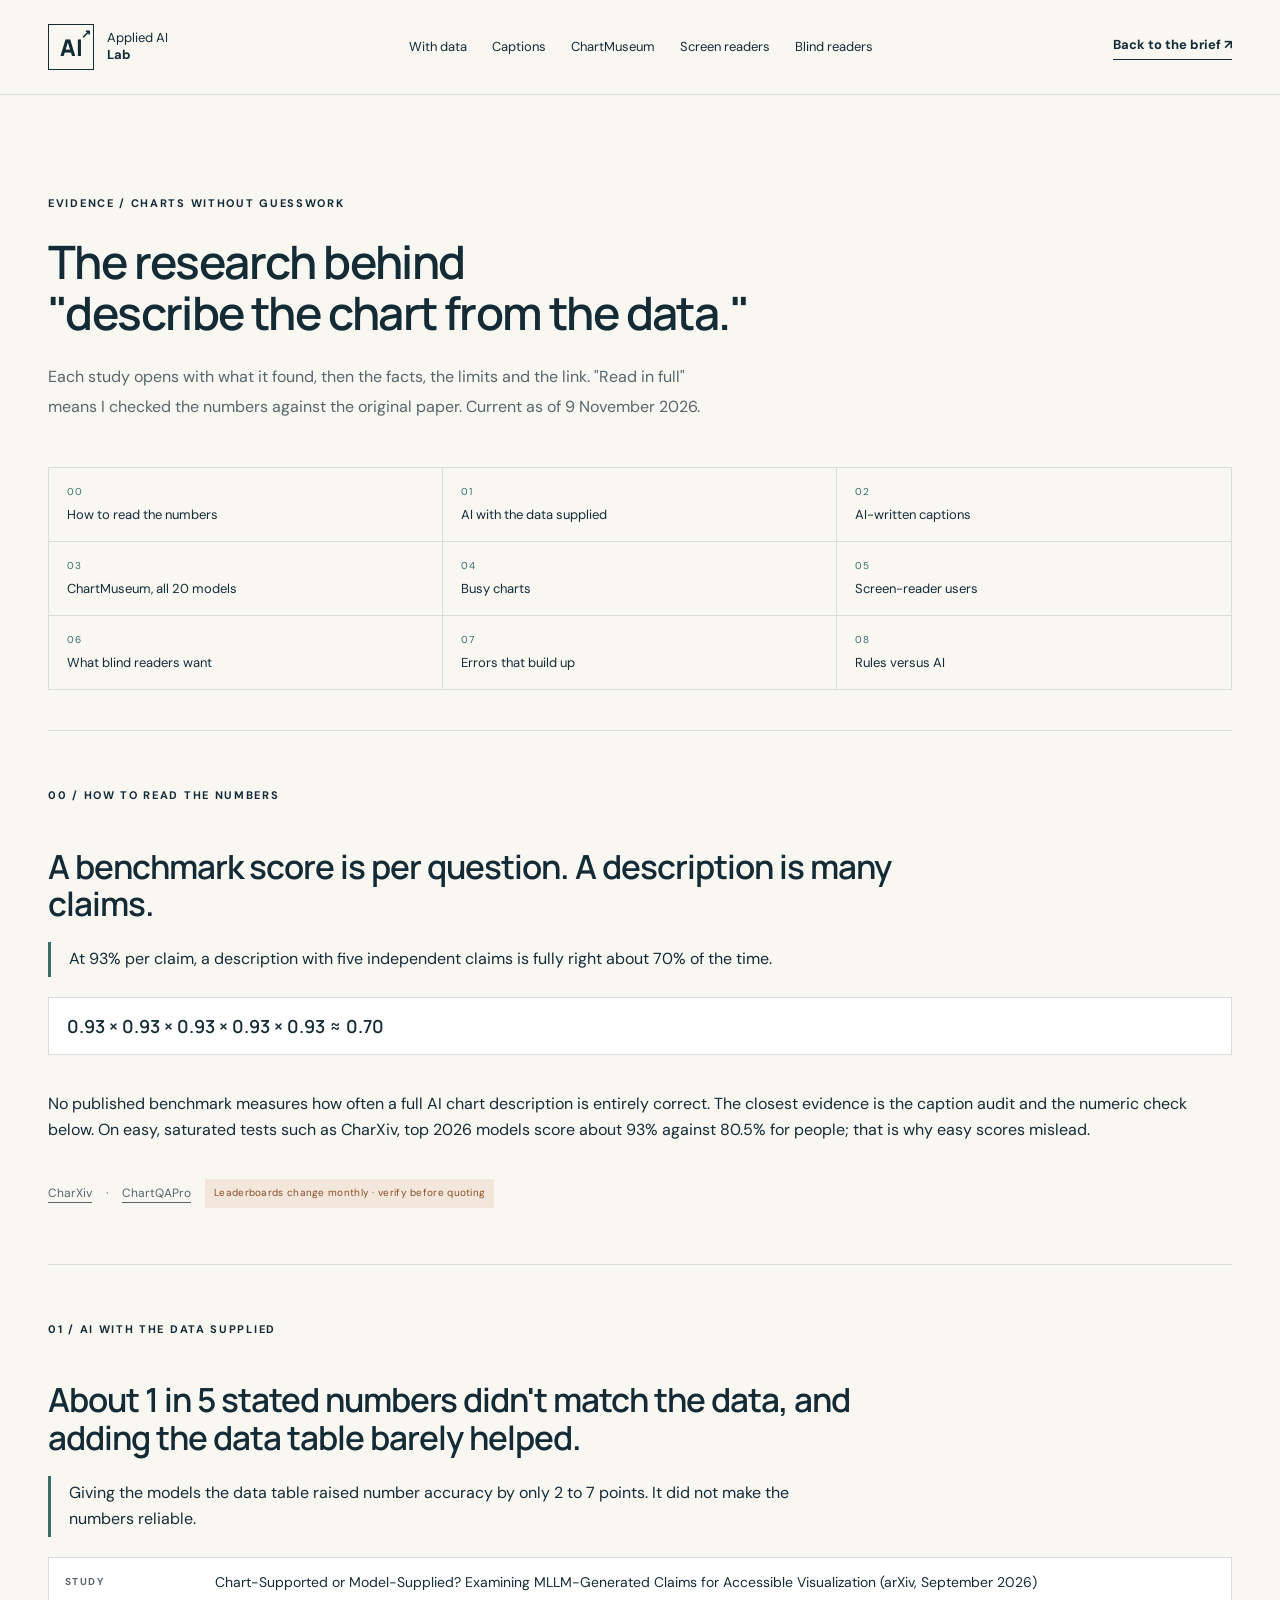
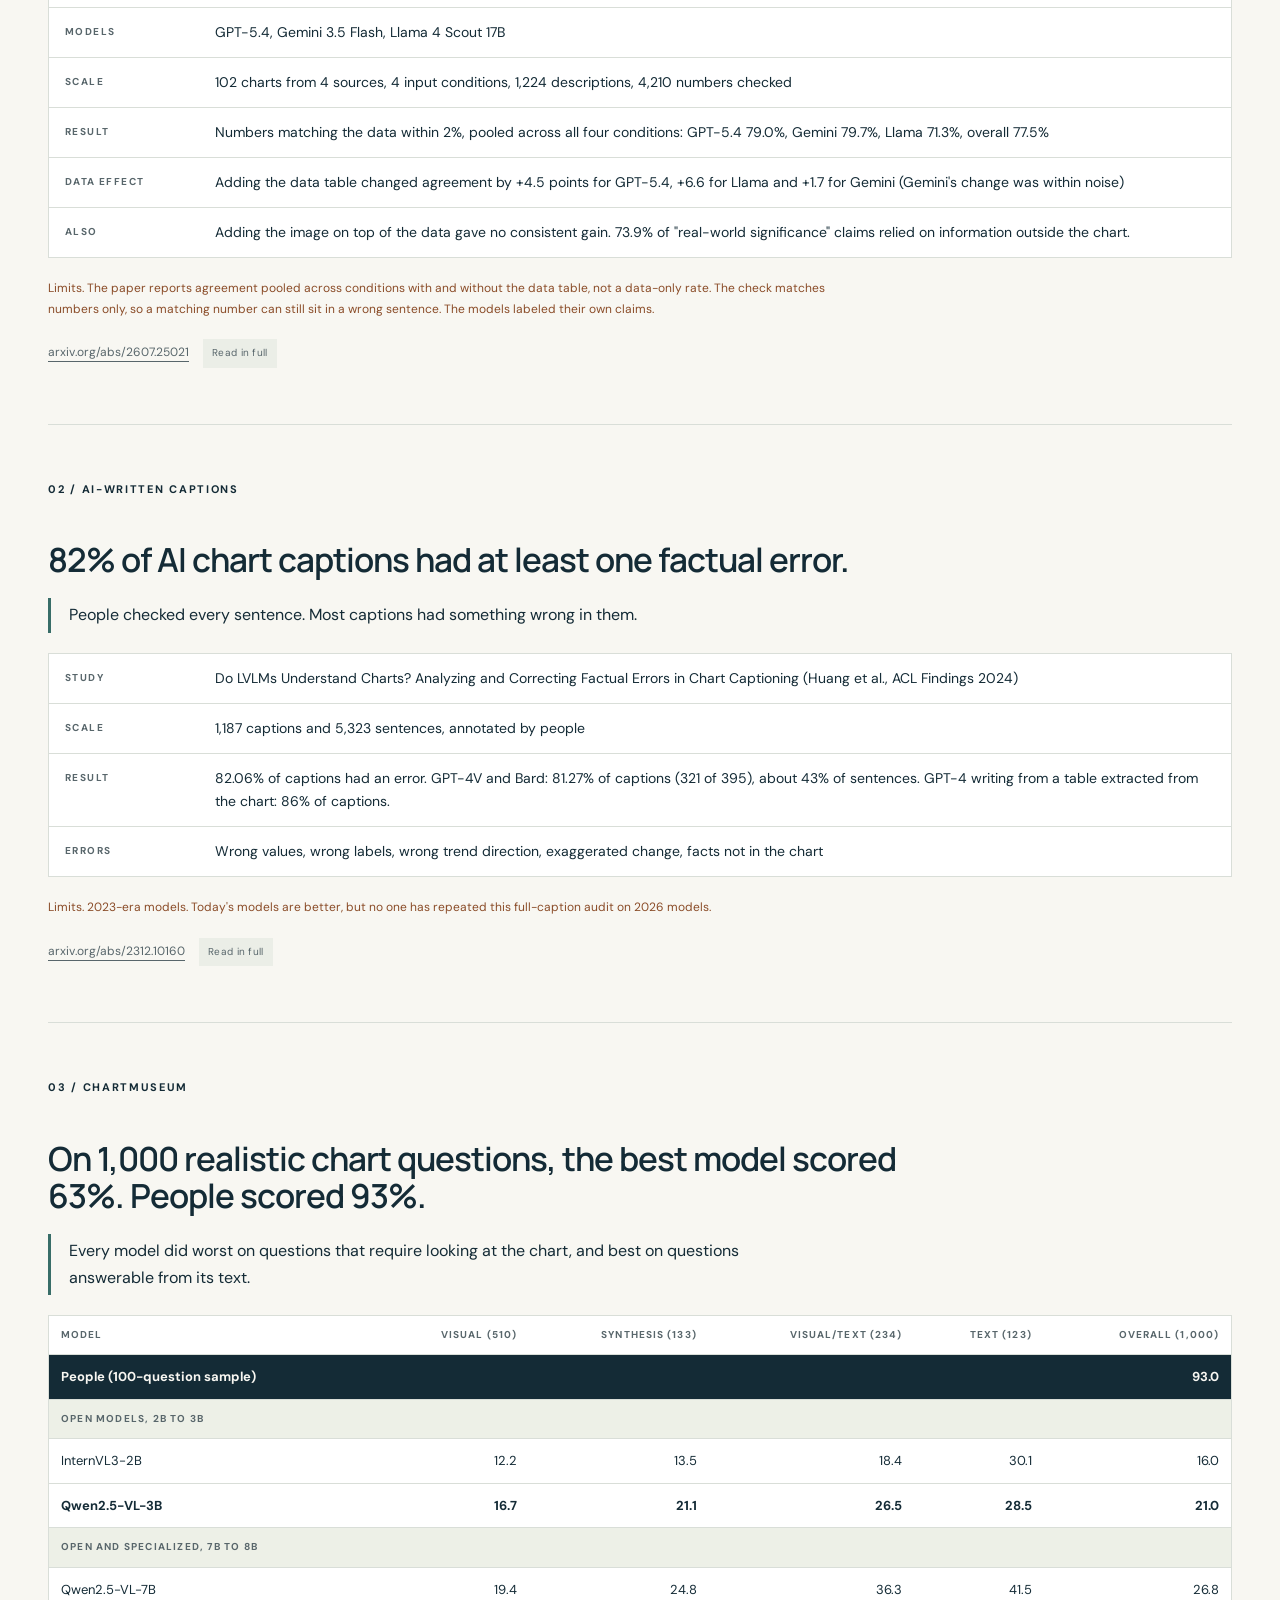
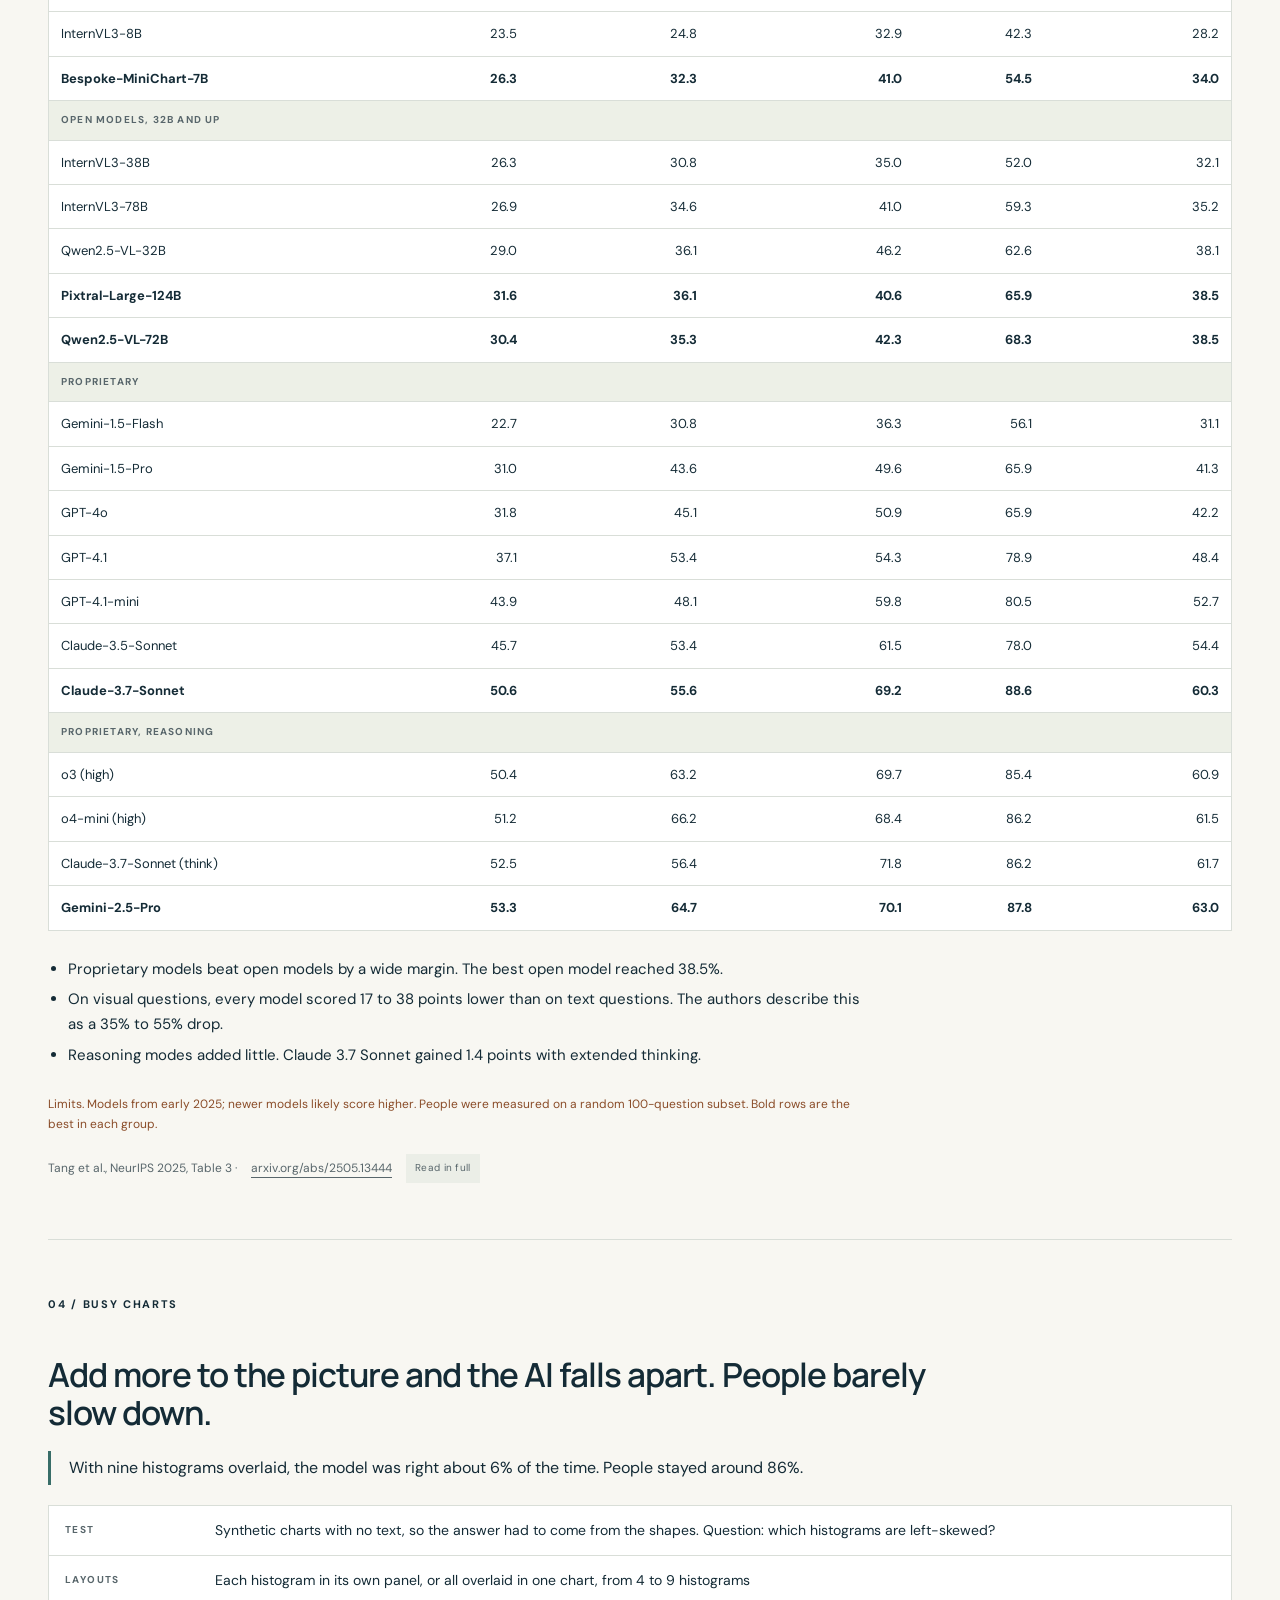
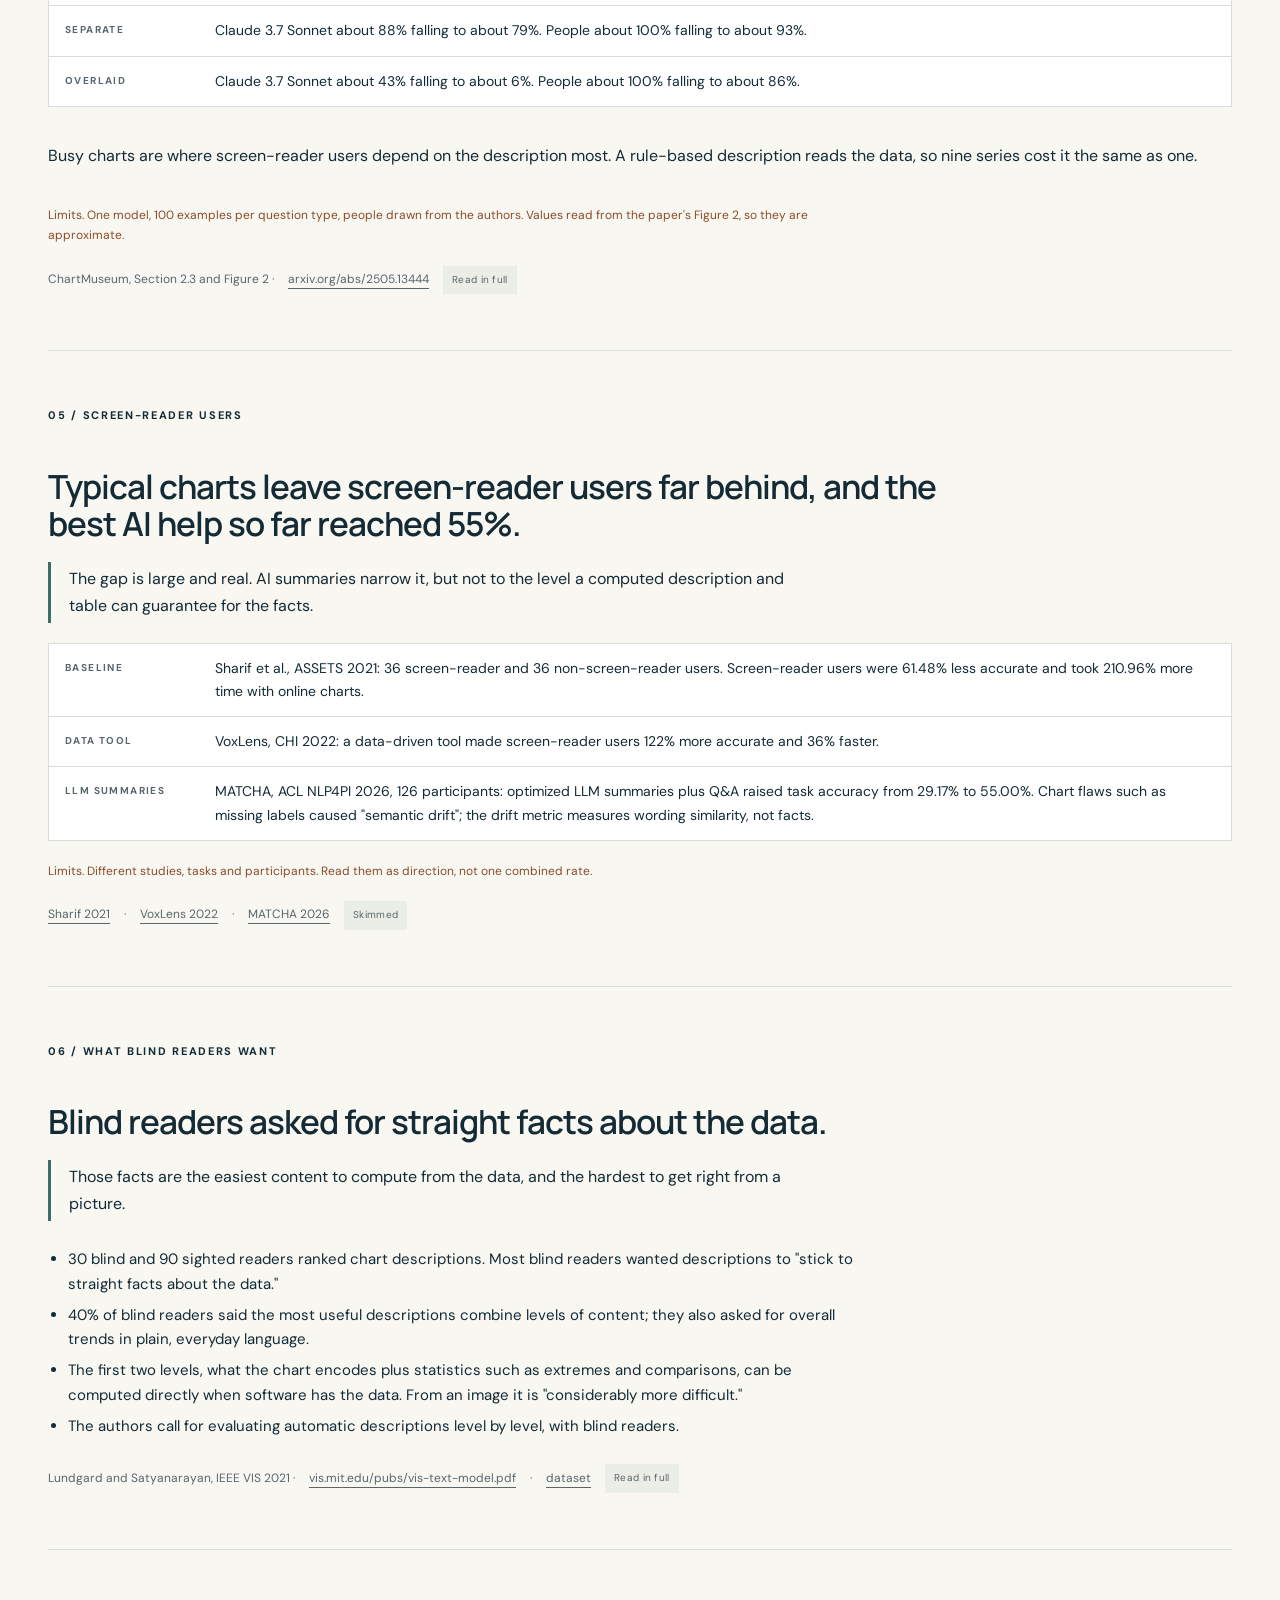
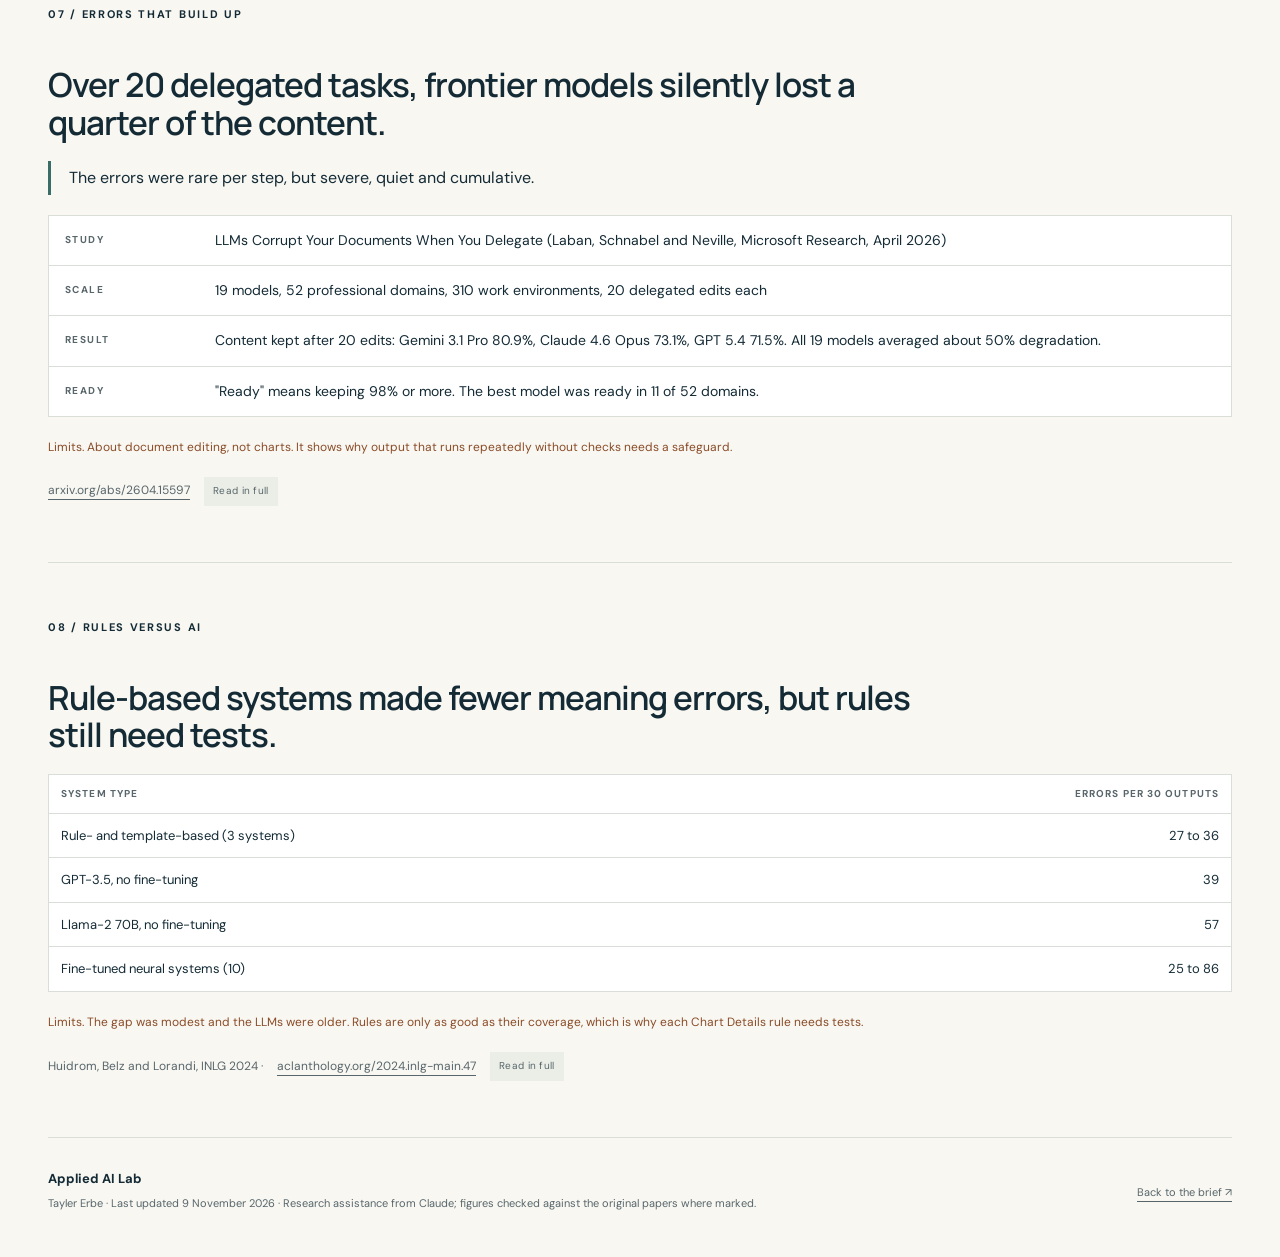
<file: brief/evidence.html>
<!doctype html>
<html lang="en"><head><meta charset="utf-8"><meta name="viewport" content="width=device-width,initial-scale=1"><meta name="theme-color" content="#142b36">
<meta name="description" content="Every study behind Charts Without Guesswork: the numbers, the limits and the links.">
<title>Evidence · Charts Without Guesswork · Tayler Erbe</title>
<link rel="icon" href="favicon.svg" type="image/svg+xml"><link rel="stylesheet" href="styles.css"><link rel="stylesheet" href="site.css"><link rel="stylesheet" href="brief.css"></head>
<body>
<a href="#main" class="skip">Skip to content</a>
<header class="site-header">
<a href="index.html" class="brand" aria-label="Back to the brief"><span class="brand-mark">AI<span>↗</span></span><span>Applied AI<br><strong>Lab</strong></span></a>
<nav aria-label="Studies"><a href="#data-supplied">With data</a><a href="#captions">Captions</a><a href="#chartmuseum">ChartMuseum</a><a href="#screen-readers">Screen readers</a><a href="#blind-readers">Blind readers</a></nav>
<a class="repo-link" href="index.html">Back to the brief <span aria-hidden="true">↗</span></a>
</header>
<main id="main">

<section class="section wrap" style="padding-bottom:40px">
<div class="section-head">
<p class="eyebrow">EVIDENCE / CHARTS WITHOUT GUESSWORK</p>
<h2>The research behind<br>"describe the chart from the data."</h2>
<p>Each study opens with what it found, then the facts, the limits and the link. "Read in full" means I checked the numbers against the original paper. Current as of 9 November 2026.</p>
</div>
<nav class="toc-grid" aria-label="Studies on this page">
<a href="#reading"><span>00</span>How to read the numbers</a>
<a href="#data-supplied"><span>01</span>AI with the data supplied</a>
<a href="#captions"><span>02</span>AI-written captions</a>
<a href="#chartmuseum"><span>03</span>ChartMuseum, all 20 models</a>
<a href="#clutter"><span>04</span>Busy charts</a>
<a href="#screen-readers"><span>05</span>Screen-reader users</a>
<a href="#blind-readers"><span>06</span>What blind readers want</a>
<a href="#delegation"><span>07</span>Errors that build up</a>
<a href="#rules"><span>08</span>Rules versus AI</a>
</nav>
</section>

<div class="wrap">

<section class="study" id="reading">
<p class="eyebrow">00 / HOW TO READ THE NUMBERS</p>
<h2>A benchmark score is per question. A description is many claims.</h2>
<p class="takeaway">At 93% per claim, a description with five independent claims is fully right about 70% of the time.</p>
<p class="formula">0.93 × 0.93 × 0.93 × 0.93 × 0.93 ≈ 0.70</p>
<p>No published benchmark measures how often a full AI chart description is entirely correct. The closest evidence is the caption audit and the numeric check below. On easy, saturated tests such as CharXiv, top 2026 models score about 93% against 80.5% for people; that is why easy scores mislead.</p>
<p class="study-src"><a href="https://arxiv.org/abs/2406.18521">CharXiv</a> · <a href="https://arxiv.org/abs/2504.05506">ChartQAPro</a><span class="method-label check">Leaderboards change monthly · verify before quoting</span></p>
</section>

<section class="study" id="data-supplied">
<p class="eyebrow">01 / AI WITH THE DATA SUPPLIED</p>
<h2>About 1 in 5 stated numbers didn't match the data, and adding the data table barely helped.</h2>
<p class="takeaway">Giving the models the data table raised number accuracy by only 2 to 7 points. It did not make the numbers reliable.</p>
<dl class="facts">
<dt>Study</dt><dd>Chart-Supported or Model-Supplied? Examining MLLM-Generated Claims for Accessible Visualization (arXiv, September 2026)</dd>
<dt>Models</dt><dd>GPT-5.4, Gemini 3.5 Flash, Llama 4 Scout 17B</dd>
<dt>Scale</dt><dd>102 charts from 4 sources, 4 input conditions, 1,224 descriptions, 4,210 numbers checked</dd>
<dt>Result</dt><dd>Numbers matching the data within 2%, pooled across all four conditions: GPT-5.4 79.0%, Gemini 79.7%, Llama 71.3%, overall 77.5%</dd>
<dt>Data effect</dt><dd>Adding the data table changed agreement by +4.5 points for GPT-5.4, +6.6 for Llama and +1.7 for Gemini (Gemini's change was within noise)</dd>
<dt>Also</dt><dd>Adding the image on top of the data gave no consistent gain. 73.9% of "real-world significance" claims relied on information outside the chart.</dd>
</dl>
<p class="caution">Limits. The paper reports agreement pooled across conditions with and without the data table, not a data-only rate. The check matches numbers only, so a matching number can still sit in a wrong sentence. The models labeled their own claims.</p>
<p class="study-src"><a href="https://arxiv.org/abs/2607.25021">arxiv.org/abs/2607.25021</a><span class="method-label">Read in full</span></p>
</section>

<section class="study" id="captions">
<p class="eyebrow">02 / AI-WRITTEN CAPTIONS</p>
<h2>82% of AI chart captions had at least one factual error.</h2>
<p class="takeaway">People checked every sentence. Most captions had something wrong in them.</p>
<dl class="facts">
<dt>Study</dt><dd>Do LVLMs Understand Charts? Analyzing and Correcting Factual Errors in Chart Captioning (Huang et al., ACL Findings 2024)</dd>
<dt>Scale</dt><dd>1,187 captions and 5,323 sentences, annotated by people</dd>
<dt>Result</dt><dd>82.06% of captions had an error. GPT-4V and Bard: 81.27% of captions (321 of 395), about 43% of sentences. GPT-4 writing from a table extracted from the chart: 86% of captions.</dd>
<dt>Errors</dt><dd>Wrong values, wrong labels, wrong trend direction, exaggerated change, facts not in the chart</dd>
</dl>
<p class="caution">Limits. 2023-era models. Today's models are better, but no one has repeated this full-caption audit on 2026 models.</p>
<p class="study-src"><a href="https://arxiv.org/abs/2312.10160">arxiv.org/abs/2312.10160</a><span class="method-label">Read in full</span></p>
</section>

<section class="study" id="chartmuseum">
<p class="eyebrow">03 / CHARTMUSEUM</p>
<h2>On 1,000 realistic chart questions, the best model scored 63%. People scored 93%.</h2>
<p class="takeaway">Every model did worst on questions that require looking at the chart, and best on questions answerable from its text.</p>
<div class="table-frame" role="region" aria-label="ChartMuseum test set accuracy by model and reasoning type" tabindex="0">
<table class="light-table">
<thead><tr><th scope="col">Model</th><th scope="col" class="n">Visual (510)</th><th scope="col" class="n">Synthesis (133)</th><th scope="col" class="n">Visual/Text (234)</th><th scope="col" class="n">Text (123)</th><th scope="col" class="n">Overall (1,000)</th></tr></thead>
<tbody>
<tr class="human"><td>People (100-question sample)</td><td class="n"></td><td class="n"></td><td class="n"></td><td class="n"></td><td class="n">93.0</td></tr>
<tr class="group"><td colspan="6">Open models, 2B to 3B</td></tr>
<tr><td>InternVL3-2B</td><td class="n">12.2</td><td class="n">13.5</td><td class="n">18.4</td><td class="n">30.1</td><td class="n">16.0</td></tr>
<tr class="best"><td>Qwen2.5-VL-3B</td><td class="n">16.7</td><td class="n">21.1</td><td class="n">26.5</td><td class="n">28.5</td><td class="n">21.0</td></tr>
<tr class="group"><td colspan="6">Open and specialized, 7B to 8B</td></tr>
<tr><td>Qwen2.5-VL-7B</td><td class="n">19.4</td><td class="n">24.8</td><td class="n">36.3</td><td class="n">41.5</td><td class="n">26.8</td></tr>
<tr><td>InternVL3-8B</td><td class="n">23.5</td><td class="n">24.8</td><td class="n">32.9</td><td class="n">42.3</td><td class="n">28.2</td></tr>
<tr class="best"><td>Bespoke-MiniChart-7B</td><td class="n">26.3</td><td class="n">32.3</td><td class="n">41.0</td><td class="n">54.5</td><td class="n">34.0</td></tr>
<tr class="group"><td colspan="6">Open models, 32B and up</td></tr>
<tr><td>InternVL3-38B</td><td class="n">26.3</td><td class="n">30.8</td><td class="n">35.0</td><td class="n">52.0</td><td class="n">32.1</td></tr>
<tr><td>InternVL3-78B</td><td class="n">26.9</td><td class="n">34.6</td><td class="n">41.0</td><td class="n">59.3</td><td class="n">35.2</td></tr>
<tr><td>Qwen2.5-VL-32B</td><td class="n">29.0</td><td class="n">36.1</td><td class="n">46.2</td><td class="n">62.6</td><td class="n">38.1</td></tr>
<tr class="best"><td>Pixtral-Large-124B</td><td class="n">31.6</td><td class="n">36.1</td><td class="n">40.6</td><td class="n">65.9</td><td class="n">38.5</td></tr>
<tr class="best"><td>Qwen2.5-VL-72B</td><td class="n">30.4</td><td class="n">35.3</td><td class="n">42.3</td><td class="n">68.3</td><td class="n">38.5</td></tr>
<tr class="group"><td colspan="6">Proprietary</td></tr>
<tr><td>Gemini-1.5-Flash</td><td class="n">22.7</td><td class="n">30.8</td><td class="n">36.3</td><td class="n">56.1</td><td class="n">31.1</td></tr>
<tr><td>Gemini-1.5-Pro</td><td class="n">31.0</td><td class="n">43.6</td><td class="n">49.6</td><td class="n">65.9</td><td class="n">41.3</td></tr>
<tr><td>GPT-4o</td><td class="n">31.8</td><td class="n">45.1</td><td class="n">50.9</td><td class="n">65.9</td><td class="n">42.2</td></tr>
<tr><td>GPT-4.1</td><td class="n">37.1</td><td class="n">53.4</td><td class="n">54.3</td><td class="n">78.9</td><td class="n">48.4</td></tr>
<tr><td>GPT-4.1-mini</td><td class="n">43.9</td><td class="n">48.1</td><td class="n">59.8</td><td class="n">80.5</td><td class="n">52.7</td></tr>
<tr><td>Claude-3.5-Sonnet</td><td class="n">45.7</td><td class="n">53.4</td><td class="n">61.5</td><td class="n">78.0</td><td class="n">54.4</td></tr>
<tr class="best"><td>Claude-3.7-Sonnet</td><td class="n">50.6</td><td class="n">55.6</td><td class="n">69.2</td><td class="n">88.6</td><td class="n">60.3</td></tr>
<tr class="group"><td colspan="6">Proprietary, reasoning</td></tr>
<tr><td>o3 (high)</td><td class="n">50.4</td><td class="n">63.2</td><td class="n">69.7</td><td class="n">85.4</td><td class="n">60.9</td></tr>
<tr><td>o4-mini (high)</td><td class="n">51.2</td><td class="n">66.2</td><td class="n">68.4</td><td class="n">86.2</td><td class="n">61.5</td></tr>
<tr><td>Claude-3.7-Sonnet (think)</td><td class="n">52.5</td><td class="n">56.4</td><td class="n">71.8</td><td class="n">86.2</td><td class="n">61.7</td></tr>
<tr class="best"><td>Gemini-2.5-Pro</td><td class="n">53.3</td><td class="n">64.7</td><td class="n">70.1</td><td class="n">87.8</td><td class="n">63.0</td></tr>
</tbody>
</table>
</div>
<ul>
<li>Proprietary models beat open models by a wide margin. The best open model reached 38.5%.</li>
<li>On visual questions, every model scored 17 to 38 points lower than on text questions. The authors describe this as a 35% to 55% drop.</li>
<li>Reasoning modes added little. Claude 3.7 Sonnet gained 1.4 points with extended thinking.</li>
</ul>
<p class="caution">Limits. Models from early 2025; newer models likely score higher. People were measured on a random 100-question subset. Bold rows are the best in each group.</p>
<p class="study-src">Tang et al., NeurIPS 2025, Table 3 · <a href="https://arxiv.org/abs/2505.13444">arxiv.org/abs/2505.13444</a><span class="method-label">Read in full</span></p>
</section>

<section class="study" id="clutter">
<p class="eyebrow">04 / BUSY CHARTS</p>
<h2>Add more to the picture and the AI falls apart. People barely slow down.</h2>
<p class="takeaway">With nine histograms overlaid, the model was right about 6% of the time. People stayed around 86%.</p>
<dl class="facts">
<dt>Test</dt><dd>Synthetic charts with no text, so the answer had to come from the shapes. Question: which histograms are left-skewed?</dd>
<dt>Layouts</dt><dd>Each histogram in its own panel, or all overlaid in one chart, from 4 to 9 histograms</dd>
<dt>Separate</dt><dd>Claude 3.7 Sonnet about 88% falling to about 79%. People about 100% falling to about 93%.</dd>
<dt>Overlaid</dt><dd>Claude 3.7 Sonnet about 43% falling to about 6%. People about 100% falling to about 86%.</dd>
</dl>
<p>Busy charts are where screen-reader users depend on the description most. A rule-based description reads the data, so nine series cost it the same as one.</p>
<p class="caution">Limits. One model, 100 examples per question type, people drawn from the authors. Values read from the paper's Figure 2, so they are approximate.</p>
<p class="study-src">ChartMuseum, Section 2.3 and Figure 2 · <a href="https://arxiv.org/abs/2505.13444">arxiv.org/abs/2505.13444</a><span class="method-label">Read in full</span></p>
</section>

<section class="study" id="screen-readers">
<p class="eyebrow">05 / SCREEN-READER USERS</p>
<h2>Typical charts leave screen-reader users far behind, and the best AI help so far reached 55%.</h2>
<p class="takeaway">The gap is large and real. AI summaries narrow it, but not to the level a computed description and table can guarantee for the facts.</p>
<dl class="facts">
<dt>Baseline</dt><dd>Sharif et al., ASSETS 2021: 36 screen-reader and 36 non-screen-reader users. Screen-reader users were 61.48% less accurate and took 210.96% more time with online charts.</dd>
<dt>Data tool</dt><dd>VoxLens, CHI 2022: a data-driven tool made screen-reader users 122% more accurate and 36% faster.</dd>
<dt>LLM summaries</dt><dd>MATCHA, ACL NLP4PI 2026, 126 participants: optimized LLM summaries plus Q&amp;A raised task accuracy from 29.17% to 55.00%. Chart flaws such as missing labels caused "semantic drift"; the drift metric measures wording similarity, not facts.</dd>
</dl>
<p class="caution">Limits. Different studies, tasks and participants. Read them as direction, not one combined rate.</p>
<p class="study-src"><a href="https://faculty.washington.edu/wobbrock/pubs/assets-21.01.pdf">Sharif 2021</a> · <a href="https://wildlab.cs.washington.edu/Publications_files/Sharif_CHI2022.pdf">VoxLens 2022</a> · <a href="https://aclanthology.org/2026.nlp4pi-1.24.pdf">MATCHA 2026</a><span class="method-label">Skimmed</span></p>
</section>

<section class="study" id="blind-readers">
<p class="eyebrow">06 / WHAT BLIND READERS WANT</p>
<h2>Blind readers asked for straight facts about the data.</h2>
<p class="takeaway">Those facts are the easiest content to compute from the data, and the hardest to get right from a picture.</p>
<ul>
<li>30 blind and 90 sighted readers ranked chart descriptions. Most blind readers wanted descriptions to "stick to straight facts about the data."</li>
<li>40% of blind readers said the most useful descriptions combine levels of content; they also asked for overall trends in plain, everyday language.</li>
<li>The first two levels, what the chart encodes plus statistics such as extremes and comparisons, can be computed directly when software has the data. From an image it is "considerably more difficult."</li>
<li>The authors call for evaluating automatic descriptions level by level, with blind readers.</li>
</ul>
<p class="study-src">Lundgard and Satyanarayan, IEEE VIS 2021 · <a href="https://vis.mit.edu/pubs/vis-text-model.pdf">vis.mit.edu/pubs/vis-text-model.pdf</a> · <a href="https://vis.csail.mit.edu/pubs/vis-text-model/data/">dataset</a><span class="method-label">Read in full</span></p>
</section>

<section class="study" id="delegation">
<p class="eyebrow">07 / ERRORS THAT BUILD UP</p>
<h2>Over 20 delegated tasks, frontier models silently lost a quarter of the content.</h2>
<p class="takeaway">The errors were rare per step, but severe, quiet and cumulative.</p>
<dl class="facts">
<dt>Study</dt><dd>LLMs Corrupt Your Documents When You Delegate (Laban, Schnabel and Neville, Microsoft Research, April 2026)</dd>
<dt>Scale</dt><dd>19 models, 52 professional domains, 310 work environments, 20 delegated edits each</dd>
<dt>Result</dt><dd>Content kept after 20 edits: Gemini 3.1 Pro 80.9%, Claude 4.6 Opus 73.1%, GPT 5.4 71.5%. All 19 models averaged about 50% degradation.</dd>
<dt>Ready</dt><dd>"Ready" means keeping 98% or more. The best model was ready in 11 of 52 domains.</dd>
</dl>
<p class="caution">Limits. About document editing, not charts. It shows why output that runs repeatedly without checks needs a safeguard.</p>
<p class="study-src"><a href="https://arxiv.org/abs/2604.15597">arxiv.org/abs/2604.15597</a><span class="method-label">Read in full</span></p>
</section>

<section class="study" id="rules">
<p class="eyebrow">08 / RULES VERSUS AI</p>
<h2>Rule-based systems made fewer meaning errors, but rules still need tests.</h2>
<div class="table-frame" role="region" aria-label="Errors by system type" tabindex="0">
<table class="light-table">
<thead><tr><th scope="col">System type</th><th scope="col" class="n">Errors per 30 outputs</th></tr></thead>
<tbody>
<tr><td>Rule- and template-based (3 systems)</td><td class="n">27 to 36</td></tr>
<tr><td>GPT-3.5, no fine-tuning</td><td class="n">39</td></tr>
<tr><td>Llama-2 70B, no fine-tuning</td><td class="n">57</td></tr>
<tr><td>Fine-tuned neural systems (10)</td><td class="n">25 to 86</td></tr>
</tbody>
</table>
</div>
<p class="caution">Limits. The gap was modest and the LLMs were older. Rules are only as good as their coverage, which is why each Chart Details rule needs tests.</p>
<p class="study-src">Huidrom, Belz and Lorandi, INLG 2024 · <a href="https://aclanthology.org/2024.inlg-main.47">aclanthology.org/2024.inlg-main.47</a><span class="method-label">Read in full</span></p>
</section>

</div>
</main>
<footer class="wrap">
<div><strong>Applied AI Lab</strong><p>Tayler Erbe · Last updated 9 November 2026 · Research assistance from Claude; figures checked against the original papers where marked.</p></div>
<a href="index.html">Back to the brief ↗</a>
</footer>
</body>
</html>
</file>
<file: brief/styles.css>
@import url('https://fonts.googleapis.com/css2?family=DM+Sans:wght@400;500;600;700&family=Manrope:wght@400;500;600;700;800&display=swap');
:root{--ink:#142b36;--paper:#f8f7f2;--muted:#58666b;--line:#d9ded8;--lime:#c4ef62;--teal:#386d68;--amber:#8a4c28;--white:#fff;--body:'DM Sans',Arial,sans-serif;--display:'Manrope',Arial,sans-serif}*{box-sizing:border-box}html{scroll-behavior:smooth;scroll-padding-top:100px}body{margin:0;background:var(--paper);color:var(--ink);font-family:var(--body);font-size:16px;line-height:1.65}a{color:inherit;text-underline-offset:5px}button,select{font:inherit}button,a,select,summary{-webkit-tap-highlight-color:transparent}button,select,summary{cursor:pointer}a:focus-visible,button:focus-visible,select:focus-visible,summary:focus-visible{outline:3px solid #6d940c;outline-offset:5px}.wrap{width:min(1240px,calc(100% - 96px));margin-inline:auto}.skip{position:absolute;left:20px;top:-100px;background:var(--lime);padding:12px;z-index:100}.skip:focus{top:10px}.sr-only{position:absolute;width:1px;height:1px;padding:0;margin:-1px;overflow:hidden;clip:rect(0,0,0,0);white-space:nowrap;border:0}.site-header{display:flex;align-items:center;justify-content:space-between;gap:24px;padding:24px 48px;border-bottom:1px solid var(--line);background:rgba(248,247,242,.96);position:sticky;top:0;z-index:20;backdrop-filter:blur(15px)}.brand{display:flex;gap:13px;align-items:center;text-decoration:none;font-size:13px;line-height:1.3}.brand-mark{font:800 23px var(--display);position:relative;border:1px solid var(--ink);width:46px;height:46px;display:grid;place-items:center}.brand-mark>span{font-size:12px;position:absolute;top:0;right:2px}.site-header nav{display:flex;gap:25px;font-size:13px}.site-header nav a,.repo-link{text-decoration:none}.site-header nav a:hover,.repo-link:hover{text-decoration:underline}.repo-link{font-size:13px;font-weight:700;border-bottom:1px solid;padding-bottom:4px}.hero{display:grid;grid-template-columns:1.15fr .85fr;gap:64px;width:min(1340px,calc(100% - 96px));margin:76px auto 72px;align-items:center}.eyebrow{font-size:11px;letter-spacing:1.7px;font-weight:700;line-height:1.5;margin:0 0 24px}h1,h2,h3{font-family:var(--display);font-weight:600;letter-spacing:-1.6px;line-height:1.12;margin-top:0}h1{font-size:clamp(42px,4.5vw,72px);margin-bottom:28px}h1 em{font-style:normal;color:var(--teal)}.hero-deck{font-size:17px;color:var(--muted);max-width:550px;line-height:1.8}.hero-actions{display:flex;gap:25px;align-items:center;flex-wrap:wrap;margin:32px 0 26px}.button{padding:15px 22px;display:inline-flex;gap:24px;text-decoration:none;font-size:13px;font-weight:700}.primary{background:var(--ink);color:var(--white)}.primary:hover{background:var(--teal)}.text-link{font-size:13px;font-weight:600}.meta-line{font-size:11px;letter-spacing:.3px;color:var(--muted)}.meta-line span{margin:0 10px}.hero-figure{background:var(--ink);color:var(--paper);padding:31px 34px 26px;min-height:490px;border-radius:2px;box-shadow:16px 16px 0 #e2e9de}.figure-top{display:flex;justify-content:space-between;gap:20px;font-size:9px;letter-spacing:1.2px;color:#b8c8c9;border-bottom:1px solid #44606a;padding-bottom:22px}.hero-figure h2{font-size:39px;margin:30px 0}.hero-bars>div{display:grid;grid-template-columns:1fr auto;gap:7px;margin:22px 0}.hero-bars>div>span{font-size:13px;align-self:end}.hero-bars strong{font:500 38px var(--display);color:var(--lime);letter-spacing:-1px}.hero-bars small{font-size:19px}.hero-bars i{grid-column:1/-1;display:block;height:13px;background:linear-gradient(to right,var(--lime) var(--bar),#324a54 var(--bar))}.hero-bars .muted-bar strong{color:#bacacb}.hero-bars .muted-bar i{background:linear-gradient(to right,#819c9e var(--bar),#324a54 var(--bar))}.hero-figure>p{font-size:11px;line-height:1.8;color:#c2d0d0;margin:26px 0 18px}.figure-source{display:flex;justify-content:space-between;font-size:12px;text-decoration:none;border-top:1px solid #44606a;padding-top:15px}.stat-strip{display:grid;grid-template-columns:repeat(4,1fr);border-block:1px solid var(--line);padding:26px max(48px,calc((100vw - 1240px)/2));gap:30px}.stat-strip>div{border-right:1px solid var(--line);padding-right:20px}.stat-strip>div:last-child{border:0}.stat-strip strong{display:block;font:500 clamp(24px,2.8vw,38px) var(--display);letter-spacing:-1px}.stat-strip span{font-size:11px;color:var(--muted);display:block;margin-top:5px}.scope-note{font-size:11px;color:var(--muted);margin-top:18px}.section{padding-block:100px}.section-head{max-width:780px;margin-bottom:45px}.section-head h2,.use-section h2,.resources h2{font-size:clamp(34px,3.6vw,52px);margin-bottom:23px}.section-head>p:last-child{max-width:670px;color:var(--muted);font-size:16px;line-height:1.9}.route-grid{display:grid;grid-template-columns:1.3fr 1fr 1fr;gap:0;border:1px solid var(--line)}.route{padding:30px;border-right:1px solid var(--line);display:flex;flex-direction:column}.route:last-child{border:0}.lead-route{background:#edf0e7}.route-id{font-size:10px;letter-spacing:1.5px;color:var(--muted);margin-bottom:23px}.route h3{font-size:26px;letter-spacing:-.8px;margin-bottom:18px}.route>p{font-size:14px;color:var(--muted)}.route-metrics{display:flex;gap:28px;margin:16px 0}.route-metrics strong{display:block;font:600 31px var(--display);letter-spacing:-1px}.route-metrics span{font-size:10px;line-height:1.5;display:block;margin-top:5px;color:var(--muted)}.caution{font-size:12px!important;line-height:1.7;color:var(--amber)!important}.route a{font-size:12px;font-weight:700;margin-top:auto;padding-top:25px}.method-label{font-size:10px;letter-spacing:.3px;background:#ebeee7;align-self:start;padding:6px 9px;margin:18px 0 24px}.finding-note{display:flex;align-items:center;gap:25px;padding:26px 0;border-bottom:1px solid var(--line);margin-top:25px}.note-symbol{display:grid;place-items:center;min-width:35px;height:35px;border:1px solid var(--amber);color:var(--amber);border-radius:50%;font-weight:700}.finding-note h3{font-size:18px;letter-spacing:-.4px;margin-bottom:7px}.finding-note p{font-size:13px;color:var(--muted);max-width:830px;margin:0}.finding-note>a{font-size:12px;min-width:125px}.explorer-section{background:var(--ink);color:var(--paper);padding:90px 0}.light>p:last-child{color:#c1ced0}.light .eyebrow{color:var(--lime)}.filters{display:grid;grid-template-columns:1.25fr 1fr 1fr 1fr auto;gap:16px;padding:24px 0;border-block:1px solid #4a6069}.filters label{font-size:11px;letter-spacing:.3px;color:#bbcacc;display:block}select{width:100%;background:none;color:inherit;border:1px solid #597078;padding:11px 30px 11px 12px;border-radius:0;margin-top:6px;font-size:12px;min-height:42px}select option{background:var(--paper);color:var(--ink)}.reset{align-self:end;min-height:42px;border:0;background:none;color:#cfddd9;text-decoration:underline;text-underline-offset:4px;font-size:12px}.explorer-heading{display:flex;justify-content:space-between;gap:20px;align-items:end;margin:37px 0 12px}.explorer-heading .eyebrow{font-size:10px;color:var(--lime);margin-bottom:10px}.explorer-heading h3{font-size:26px;letter-spacing:-.7px;margin:0}.download-button{background:none;color:var(--paper);border:1px solid #759183;padding:9px 13px;font-size:12px}.result-notice{font-size:12px;color:#bbcacc;max-width:950px;margin:18px 0 27px}.comparison-chart{display:grid;gap:17px;padding-bottom:32px;max-height:800px;overflow:auto}.chart-row{display:grid;grid-template-columns:245px 1fr 75px;align-items:center;gap:18px;font-size:12px}.chart-label small{display:block;font-size:10px;color:#b0c0c3}.bar-track{height:12px;background:#344d56}.bar-fill{height:100%;background:var(--lime);width:var(--width);min-width:2px}.chart-value{text-align:right;font-variant-numeric:tabular-nums;font-size:15px}.table-scroll{overflow:auto}.results-table{width:100%;border-collapse:collapse;font-size:12px;min-width:740px}.results-table th{color:#bacacd;font-size:10px;font-weight:500;text-transform:uppercase;letter-spacing:.5px;padding:14px 10px;text-align:left;border-block:1px solid #52656e;white-space:nowrap}.results-table th:first-child,.results-table td:first-child{padding-left:0}.results-table td{padding:15px 10px;border-bottom:1px solid #3c525c;font-variant-numeric:tabular-nums}.results-table td small{display:block;color:#b0c0c3;font-size:10px}.results-table a{font-size:11px}.empty-state{padding:28px;border:1px dashed #7b9098;color:#d0dcd9;font-size:14px}.explorer-footer{display:flex;justify-content:space-between;gap:20px;font-size:10px;color:#bdcccc;margin-top:18px}.pipeline{display:grid;grid-template-columns:repeat(4,1fr);list-style:none;padding:0;margin:0 0 55px;border-block:1px solid var(--line)}.pipeline li{padding:28px 25px 28px 0;margin-right:25px;border-right:1px solid var(--line)}.pipeline li:last-child{border:0}.pipeline li>span{font:500 14px var(--display);color:var(--teal);margin-bottom:20px;display:block}.pipeline h3{font-size:18px;letter-spacing:-.4px}.pipeline p{font-size:12px;color:var(--muted)}.methods-layout{display:grid;grid-template-columns:.8fr 1.2fr;gap:80px}.methods-layout h3{font-size:26px;letter-spacing:-.6px}.methods-layout>div>p{font-size:14px;color:var(--muted);line-height:1.9}details{border-top:1px solid var(--line);padding:18px 0}details:last-child{border-bottom:1px solid var(--line)}summary{font-weight:600;font-size:14px;list-style:none;padding-right:25px;position:relative}summary:after{content:'+';position:absolute;right:0;font-size:20px;font-weight:400;top:-4px}details[open]>summary:after{content:'−'}details p{font-size:13px;color:var(--muted);line-height:1.9;margin-top:17px}details summary::-webkit-details-marker{display:none}.confirmation-band{background:#e7eddd;margin-top:55px;padding:35px 40px;display:grid;grid-template-columns:1.2fr 1fr;gap:50px}.confirmation-band .eyebrow{font-size:10px;margin-bottom:18px}.confirmation-band h3{font-size:26px;letter-spacing:-.6px}.confirmation-band p{font-size:12px;color:var(--muted)}.effect-list{display:flex;flex-direction:column;justify-content:center}.effect-list p{margin:0;display:flex;gap:24px;align-items:center;padding:12px 0;border-bottom:1px solid #c9d4bc}.effect-list strong{font:600 25px var(--display);color:var(--ink);min-width:120px}.effect-list span{font-size:11px}.hardware-section{background:#e7ede8;padding:85px 0}.hardware-layout{display:grid;grid-template-columns:1fr 1fr;gap:100px;align-items:center}.hardware-layout .section-head{margin:0}.hardware-picker{display:block;font-size:12px;font-weight:600;margin-top:30px;max-width:400px}.hardware-picker select{border-color:#8b9c96;font-weight:400}.hardware-detail{background:var(--paper);padding:35px 40px;border-top:3px solid var(--teal)}.hardware-detail .eyebrow{color:var(--teal);font-size:10px}.hardware-detail h3{font-size:28px;letter-spacing:-.7px}.hardware-detail h4{font-size:12px;margin-bottom:7px}.hardware-detail p,.hardware-detail li{font-size:13px;color:var(--muted)}.hardware-detail ul{padding-left:18px}.hardware-detail .tier-status{display:inline-block;background:#e3eadd;font-size:10px;padding:4px 9px;margin-bottom:22px}.evidence-layout{display:grid;grid-template-columns:1fr 1fr;gap:80px}.before-after{display:flex;gap:30px;align-items:center;border-block:1px solid var(--line);padding:23px 0 20px;margin-bottom:22px}.before-after strong{font:500 68px var(--display);display:block;line-height:1.2;letter-spacing:-3px}.before-after>div>span{font-size:11px;color:var(--muted)}.arrow{font-size:35px;color:var(--teal)}.evidence-layout p{font-size:14px;color:var(--muted)}.field-table{border-collapse:collapse;width:100%;font-size:13px}.field-table caption{text-align:left;font-size:12px;font-weight:600;padding-bottom:16px}.field-table th,.field-table td{padding:8px 12px;border-bottom:1px solid var(--line);text-align:left}.field-table th{font-size:10px;text-transform:uppercase;color:var(--muted)}.field-table td:last-child{font-weight:700;color:var(--teal)}.field-table tr.regression td:last-child{color:var(--amber)}.legal-detail{margin-top:35px}.use-section{background:#e9e6dc;padding:75px 0}.use-layout{display:grid;grid-template-columns:.8fr 1.2fr;gap:90px}.use-layout h2{margin:0}.use-layout .large-copy{font-size:24px;line-height:1.5;color:var(--ink);margin-top:0}.use-layout p{font-size:14px;color:var(--muted)}.use-tags{display:flex;flex-wrap:wrap;gap:10px;margin:25px 0}.use-tags span{font-size:11px;border-bottom:1px solid #a8b2a4;padding-bottom:5px;margin-right:10px}.roadmap{display:grid;grid-template-columns:repeat(4,1fr);gap:28px}.roadmap article{border-top:2px solid var(--teal);padding-top:23px}.roadmap article>span{font-size:10px;letter-spacing:1px;color:var(--teal)}.roadmap h3{font-size:23px;letter-spacing:-.6px;margin-top:23px}.roadmap p{font-size:13px;color:var(--muted)}.roadmap small{font-size:10px;display:block;margin-top:20px}.next-footer{display:flex;justify-content:space-between;gap:50px;border-block:1px solid var(--line);margin-top:45px;padding:24px 0;align-items:center}.next-footer p{font-size:12px;max-width:800px;margin:0;color:var(--muted)}.next-footer a{min-width:225px}.resources{display:grid;grid-template-columns:1fr 1fr;gap:90px;padding:30px 0 90px}.resource-links a{display:flex;justify-content:space-between;gap:25px;padding:16px 0;border-top:1px solid var(--line);text-decoration:none;font-size:13px}.resource-links a:last-child{border-bottom:1px solid var(--line)}.resource-links a:hover{color:var(--teal)}footer{border-top:1px solid var(--line);display:flex;justify-content:space-between;gap:30px;padding-block:30px 40px;font-size:11px;color:var(--muted)}footer strong{color:var(--ink);font-size:13px}footer p{margin:5px 0}footer a{align-self:center}
.hero>*,.route-grid>*,.methods-layout>*,.hardware-layout>*,.evidence-layout>*,.use-layout>*,.resources>*,.filters>*,.stat-strip>*,.roadmap>*{min-width:0}.table-scroll{min-width:0;max-width:100%}.eyebrow{overflow-wrap:anywhere}select{min-width:0}.brand,.repo-link{flex-shrink:1}
@media(min-width:1600px){.hero{gap:100px}.hero-figure{min-height:520px;padding:35px 40px}}
@media(max-width:1100px){.site-header{padding:18px 28px;gap:15px}.site-header nav{gap:15px;font-size:11px}.repo-link{font-size:11px}.hero{gap:35px;width:calc(100% - 64px)}.wrap{width:calc(100% - 64px)}.hero-figure{padding:25px;min-height:450px}.hero-figure h2{font-size:33px}.figure-top{font-size:8px}.route{padding:24px}.route-grid{grid-template-columns:1.15fr 1fr 1fr}.methods-layout,.hardware-layout,.evidence-layout{gap:45px}.stat-strip{padding:25px 32px}.chart-row{grid-template-columns:220px 1fr 70px}.filters{gap:10px}.pipeline li{margin-right:15px;padding-right:15px}}
@media(max-width:800px){.site-header nav{display:none}.site-header{padding:15px 22px}.brand{font-size:11px}.brand-mark{width:38px;height:38px;font-size:19px}.wrap,.hero{width:calc(100% - 44px)}.hero{grid-template-columns:1fr;margin:45px auto 55px;gap:35px}.hero h1{font-size:clamp(41px,7.6vw,62px)}.hero-figure{min-height:0;padding:25px 28px;max-width:600px}.hero-figure h2{font-size:30px}.hero-bars{display:grid;grid-template-columns:1fr 1fr;gap:30px}.hero-figure>p{margin-top:12px}.hero-deck{font-size:15px}.hero-actions{gap:20px}.stat-strip{grid-template-columns:1fr 1fr;padding:24px 22px;gap:22px}.stat-strip>div:nth-child(2){border:0}.stat-strip strong{font-size:30px}.scope-note{font-size:10px}.section{padding-block:65px}.section-head h2,.use-section h2,.resources h2{font-size:36px}.section-head>p:last-child{font-size:14px}.route-grid{grid-template-columns:1fr 1fr}.lead-route{grid-column:1/-1;border-right:0;border-bottom:1px solid var(--line)}.route:nth-child(2){border-right:1px solid var(--line)}.route-metrics{margin:8px 0}.route h3{font-size:25px}.finding-note{align-items:start;flex-wrap:wrap;gap:15px}.finding-note>div{flex:1}.finding-note>a{margin-left:50px}.explorer-section{padding-block:65px}.filters{grid-template-columns:1fr 1fr;gap:15px}.reset{justify-self:start}.explorer-heading{align-items:center}.download-button{font-size:10px}.explorer-heading h3{font-size:24px}.comparison-chart{max-height:650px}.chart-row{grid-template-columns:180px 1fr 65px;gap:12px}.chart-label{font-size:11px}.chart-value{font-size:13px}.explorer-footer{flex-direction:column;gap:0}.pipeline{grid-template-columns:1fr 1fr}.pipeline li:nth-child(2){border:0}.pipeline li{margin:0;padding:24px 20px}.pipeline li:nth-child(-n+2){border-bottom:1px solid var(--line)}.methods-layout,.hardware-layout,.evidence-layout,.use-layout,.resources{grid-template-columns:1fr;gap:35px}.confirmation-band{padding:28px;grid-template-columns:1fr;gap:15px}.confirmation-band h3{font-size:25px}.hardware-section{padding-block:60px}.hardware-detail{padding:30px}.hardware-picker{max-width:none}.evidence-layout{gap:25px}.before-after{justify-content:space-between;max-width:420px}.roadmap{grid-template-columns:1fr 1fr;row-gap:35px}.next-footer{flex-direction:column;align-items:start;gap:20px}.resources{padding:0 0 60px}.resources h2{margin-bottom:0}footer{flex-wrap:wrap}.use-section{padding-block:55px}}
@media(max-width:450px){.hero h1{font-size:40px;letter-spacing:-1.8px}.hero-figure{padding:22px}.figure-top{font-size:7px;letter-spacing:.8px}.hero-bars strong{font-size:32px}.hero-bars{gap:15px}.hero .eyebrow{font-size:9px}.hero-actions{flex-direction:column;align-items:start}.section-head h2,.use-section h2,.resources h2{font-size:32px}.route-grid{grid-template-columns:1fr}.route,.route:nth-child(2){border:0;border-bottom:1px solid var(--line)}.route:last-child{border:0}.chart-row{grid-template-columns:140px 1fr 56px;gap:8px}.chart-label{font-size:10px}.chart-label small{font-size:9px}.chart-value{font-size:12px}.roadmap{grid-template-columns:1fr}.hardware-detail h3{font-size:25px}.repo-link{font-size:10px}.hero-deck{font-size:14px}.effect-list strong{min-width:100px;font-size:22px}.effect-list p{gap:12px}.eyebrow{font-size:10px}}
@media(prefers-reduced-motion:reduce){html{scroll-behavior:auto}}
@media print{.site-header{position:static}.site-header nav,.hero-actions,.filters,.reset,.download-button{display:none}.hero,.wrap{width:100%}.hero{margin:20px 0;gap:25px}.section{padding-block:25px}.explorer-section{background:#fff;color:#142b36;padding:25px 0}.light>p:last-child,.result-notice,.explorer-footer{color:#344d56}.comparison-chart{max-height:none}.table-scroll{overflow:visible}.results-table{min-width:0;font-size:9px}.results-table td,.results-table th{color:#142b36;border-color:#cdd5ce}.results-table td small{color:#344d56}.hardware-section,.use-section{padding:25px 0}.route-grid,.pipeline,.roadmap{break-inside:avoid}.hero-figure{box-shadow:none}.resource-links{font-size:10px}.site-header{padding:15px 0}.stat-strip{padding:15px 0}}
</file>
<file: brief/site.css>
/* Additions to styles.css (the original design system). Same tokens, fonts and spacing. */
.hero-tabs{display:flex;gap:6px;flex-wrap:wrap}
.hero-tabs button{background:none;border:1px solid #44606a;color:#b8c8c9;font-size:9px;letter-spacing:1.2px;padding:6px 9px;text-transform:uppercase}
.hero-tabs button[aria-selected="true"]{background:var(--lime);color:var(--ink);border-color:var(--lime);font-weight:700}
.hero-panel[hidden]{display:none}
.hero-figure .figure-top>span:first-child{align-self:center}
.answer-line{border-left:3px solid var(--teal);padding:4px 0 4px 18px;font-size:15px;color:var(--ink);max-width:560px;margin:0 0 6px}
.author-line{display:flex;gap:14px;align-items:center;font-size:12px;color:var(--muted);margin-top:22px}
.author-line b{color:var(--ink)}
.stat-strip a{text-decoration:none}
/* six route cards */
.route-grid.six{grid-template-columns:repeat(3,1fr)}
.route-grid.six .route{border-bottom:1px solid var(--line)}
.route-grid.six .route:nth-child(3n){border-right:0}
.route-grid.six .route:nth-last-child(-n+3){border-bottom:0}
.route-grid.six .route:last-child{border-right:0}
.route .why{color:var(--ink)!important;font-size:15px!important}
.route dl{font-size:13px;margin:8px 0 0}
.route dt{font-weight:700;font-size:11px;letter-spacing:.4px;text-transform:uppercase;color:var(--teal);margin-top:10px}
.route dd{margin:2px 0 0;color:var(--muted)}
/* hardware picker */
.tier-picker{display:grid;gap:8px;margin-top:28px}
.tier-picker button{display:grid;grid-template-columns:1fr auto;gap:10px;align-items:center;text-align:left;background:rgba(255,255,255,.55);border:1px solid #c7d3cb;padding:13px 16px;font-size:13px;color:var(--ink)}
.tier-picker button small{display:block;font-size:10px;letter-spacing:.4px;color:var(--muted);text-transform:uppercase;margin-top:2px}
.tier-picker button b{font:600 15px var(--display);white-space:nowrap}
.tier-picker button[aria-selected="true"]{background:var(--ink);color:var(--paper);border-color:var(--ink)}
.tier-picker button[aria-selected="true"] small{color:#b8c8c9}
.hardware-detail .price{font:600 clamp(30px,3.2vw,44px) var(--display);letter-spacing:-1.4px;margin:4px 0 2px}
.hardware-detail .mem{font-size:13px;color:var(--muted);margin-bottom:18px}
.hardware-detail .measured{display:inline-block;font-size:10px;padding:4px 9px;margin:0 6px 14px 0;background:#e3eadd}
.hardware-detail .measured.est{background:#f3e7dc;color:var(--amber)}
.hardware-detail .basis{font-size:11px!important;border-top:1px solid var(--line);padding-top:12px;margin-top:18px}
.choose-note{margin-top:45px;display:grid;grid-template-columns:.8fr 1.2fr;gap:60px;border-top:1px solid #c7d3cb;padding-top:30px}
.choose-note h3{font-size:26px;letter-spacing:-.6px}
.choose-note p{font-size:14px;color:var(--muted)}
/* headline results band */
.results-band{display:grid;grid-template-columns:repeat(3,1fr);gap:0;border:1px solid var(--line)}
.results-band>article{padding:30px;border-right:1px solid var(--line)}
.results-band>article:last-child{border:0}
.results-band h3{font-size:21px;letter-spacing:-.5px}
.results-band p{font-size:13px;color:var(--muted)}
.mini-bars{display:grid;gap:12px;margin:18px 0}
.mini-bars>div{display:grid;grid-template-columns:1fr auto;gap:5px;font-size:12px}
.mini-bars i{grid-column:1/-1;display:block;height:10px;background:linear-gradient(to right,var(--teal) var(--bar),#e4e8e1 var(--bar));position:relative}
.mini-bars i.muted{background:linear-gradient(to right,#9fb0ab var(--bar),#e4e8e1 var(--bar))}
.mini-bars strong{font:600 16px var(--display)}
.mini-bars .base{position:absolute;top:-4px;bottom:-4px;border-left:2px dashed var(--amber)}
/* method steps + rounds stepper */
.steps6{display:grid;grid-template-columns:repeat(3,1fr);gap:0;border-block:1px solid var(--line);list-style:none;padding:0;margin:0 0 60px;counter-reset:s}
.steps6 li{padding:28px 25px 28px 0;margin-right:25px;border-right:1px solid var(--line);counter-increment:s}
.steps6 li:nth-child(3n){border-right:0}
.steps6 li:nth-child(-n+3){border-bottom:1px solid var(--line)}
.steps6 li::before{content:"0" counter(s);font:500 14px var(--display);color:var(--teal);display:block;margin-bottom:14px}
.steps6 h3{font-size:19px;letter-spacing:-.4px;margin-bottom:8px}
.steps6 p{font-size:13px;color:var(--muted);margin:0}
.rounds{display:grid;grid-template-columns:260px 1fr;gap:40px;margin-top:10px}
.round-tabs{display:flex;flex-direction:column;border-left:1px solid var(--line)}
.round-tabs button{text-align:left;background:none;border:0;border-left:3px solid transparent;margin-left:-2px;padding:12px 18px;font-size:14px;color:var(--muted)}
.round-tabs button small{display:block;font-size:10px;letter-spacing:.8px;text-transform:uppercase}
.round-tabs button[aria-selected="true"]{border-left-color:var(--teal);color:var(--ink);font-weight:700}
.round-panel{display:grid;grid-template-columns:repeat(2,1fr);gap:0;border:1px solid var(--line);background:#fff}
.round-panel[hidden]{display:none}
.round-panel>div{padding:24px 26px;border-bottom:1px solid var(--line)}
.round-panel>div:nth-child(odd){border-right:1px solid var(--line)}
.round-panel>div:nth-last-child(-n+2){border-bottom:0}
.round-panel b{display:block;font-size:10px;letter-spacing:1.4px;text-transform:uppercase;color:var(--teal);margin-bottom:8px}
.round-panel p{font-size:14px;margin:0}
.stop-note{font-size:13px;color:var(--muted);margin-top:22px;max-width:820px}
/* service steps on the beige band */
.service{display:grid;grid-template-columns:repeat(6,1fr);gap:0;list-style:none;padding:0;margin:35px 0;border-block:1px solid #cfcab9}
.service li{padding:22px 16px 22px 0;margin-right:16px;border-right:1px solid #cfcab9;font-size:12px;color:var(--muted)}
.service li:last-child{border:0}
.service b{display:block;font:600 16px var(--display);color:var(--ink);margin-bottom:6px}
/* explorer additions */
.filters.dyn{grid-template-columns:1.2fr 1fr 1.2fr 1fr auto}
.static-choice{margin-top:6px;min-height:42px;border:1px dashed #597078;padding:11px 12px;font-size:12px;color:#e3ebe8}
.machine-note{font-size:11px;color:#bbcacc;margin:10px 0 0}
.glance-row{display:grid;grid-template-columns:repeat(4,1fr);gap:1px;background:#3c525c;border:1px solid #3c525c;margin:22px 0 28px}
.glance-row>div{background:#1b3540;padding:14px 16px;font-size:12px;color:#dce6e3}
.glance-row b{display:block;font-size:9px;letter-spacing:1.2px;text-transform:uppercase;color:var(--lime);margin-bottom:6px}
.glance-row .rec{background:#24434d}
.chart-row.rec .chart-label{color:var(--lime)}
.bar-fill.alt{background:#8fa7a6}
.bar-track{position:relative}
.base-mark{position:absolute;top:-5px;bottom:-5px;border-left:2px dashed #f0b48c}
.results-table tr.rec td{background:#1d3a44}
.results-table .tag{display:inline-block;font-size:9px;letter-spacing:.8px;text-transform:uppercase;background:var(--lime);color:var(--ink);padding:2px 6px;margin-top:4px;font-weight:700}
.meaning{border-left:3px solid var(--lime);padding:6px 0 6px 20px;margin:26px 0 14px;max-width:900px}
.meaning h4{font:600 15px var(--display);margin:0 0 6px;color:var(--lime);letter-spacing:.2px}
.meaning p{font-size:14px;color:#e3ebe8;margin:0}
.limits{font-size:12px;color:#bbcacc;max-width:900px}
.limits a{color:#e3ebe8}
.stage-pill{display:inline-block;font-size:10px;letter-spacing:.6px;padding:4px 9px;border:1px solid #759183;margin-right:8px;color:#dce6e3}
.stage-pill.conf{background:var(--lime);color:var(--ink);border-color:var(--lime);font-weight:700}
.question{font:500 19px var(--display);letter-spacing:-.3px;color:var(--paper);margin:14px 0 4px;max-width:900px}
/* examples, contract, glossary */
.example-grid{display:grid;grid-template-columns:repeat(3,1fr);gap:0;border:1px solid var(--line)}
.example-grid>article{padding:26px;border-right:1px solid var(--line);border-bottom:1px solid var(--line);font-size:13px;color:var(--muted)}
.example-grid>article:nth-child(3n){border-right:0}
.example-grid>article:nth-last-child(-n+3){border-bottom:0}
.example-grid h3{font-size:18px;letter-spacing:-.4px;color:var(--ink)}
.ill{font-size:9px;letter-spacing:1.3px;text-transform:uppercase;color:var(--amber);font-weight:700;margin-bottom:12px;display:block}
.example-grid pre{background:#eef0e9;padding:12px;font-size:11px;white-space:pre-wrap;line-height:1.5;color:var(--ink)}
.mini-table{border-collapse:collapse;font-size:11px;margin:10px 0;width:100%}
.mini-table td,.mini-table th{border:1px solid var(--line);padding:4px 7px;text-align:left;color:var(--ink)}
.contract-band{background:var(--ink);color:var(--paper);padding:34px 38px;margin-top:40px}
.contract-band .eyebrow{color:var(--lime);font-size:10px}
.contract-band h3{font-size:26px;letter-spacing:-.6px}
.contract-band .chart-row{font-size:12px}
.contract-band .legend{display:flex;gap:20px;flex-wrap:wrap;font-size:11px;color:#bbcacc;margin:6px 0 18px}
.contract-band .legend i{display:inline-block;width:12px;height:10px;margin-right:6px;vertical-align:-1px}
.verdict{display:grid;grid-template-columns:repeat(4,1fr);gap:0;border:1px solid var(--line);margin-top:30px}
.verdict>div{padding:22px;border-right:1px solid var(--line);font-size:13px;color:var(--muted)}
.verdict>div:last-child{border:0}
.verdict b{display:block;font:600 16px var(--display);color:var(--ink);margin-bottom:6px}
.glossary{display:grid;grid-template-columns:1fr 1fr;gap:0 50px}
.vote-table{width:100%;border-collapse:collapse;font-size:13px;margin:18px 0}
.vote-table th{font-size:10px;text-transform:uppercase;color:var(--muted);text-align:left;padding:8px 10px;border-bottom:1px solid var(--line)}
.vote-table td{padding:10px;border-bottom:1px solid var(--line)}
.vote-table td.num,.vote-table th.num{text-align:right}
.fit-table{width:100%;border-collapse:collapse;font-size:13px}
.fit-table th{font-size:10px;text-transform:uppercase;color:var(--muted);text-align:left;padding:8px 10px;border-bottom:1px solid #b9c7bd}
.fit-table td{padding:11px 10px;border-bottom:1px solid #c9d5cc}
.yes{color:var(--teal);font-weight:700}.tight{color:var(--amber);font-weight:700}
/* reports */
.report-wrap{width:min(900px,calc(100% - 48px));margin:60px auto 90px}
.report-wrap h1{font-size:clamp(34px,4vw,52px)}
.report-wrap h2{font-size:30px;margin-top:50px;letter-spacing:-.8px}
.report-wrap h3{font-size:22px;margin-top:34px;letter-spacing:-.5px}
.report-wrap p,.report-wrap li{font-size:15px;color:#2c4049}
.report-wrap table{width:100%;border-collapse:collapse;font-size:13px;margin:16px 0}
.report-wrap th{font-size:10px;text-transform:uppercase;color:var(--muted);text-align:left;padding:8px;border-bottom:1px solid var(--ink)}
.report-wrap td{padding:9px 8px;border-bottom:1px solid var(--line);vertical-align:top}
.report-status{background:#e7eddd;padding:12px 16px;font-size:13px}
.report-actions{display:flex;gap:24px;align-items:center;flex-wrap:wrap;margin:22px 0 10px}
.report-wrap pre{background:#eef0e9;padding:14px;overflow:auto;font-size:12px}
code{font-size:.9em;background:#eef0e9;padding:1px 4px}
@media(max-width:1100px){.route-grid.six{grid-template-columns:1fr 1fr}.route-grid.six .route{border-right:1px solid var(--line)!important;border-bottom:1px solid var(--line)!important}.route-grid.six .route:nth-child(2n){border-right:0!important}.results-band{grid-template-columns:1fr}.results-band>article{border-right:0;border-bottom:1px solid var(--line)}.service{grid-template-columns:repeat(3,1fr)}.example-grid{grid-template-columns:1fr 1fr}.example-grid>article{border-right:1px solid var(--line)!important;border-bottom:1px solid var(--line)!important}.verdict{grid-template-columns:1fr 1fr}.filters.dyn{grid-template-columns:1fr 1fr}}
@media(max-width:800px){.route-grid.six,.steps6,.rounds,.round-panel,.example-grid,.glossary,.choose-note,.verdict{grid-template-columns:1fr}.route-grid.six .route{border-right:0!important}.steps6 li{border-right:0;border-bottom:1px solid var(--line);margin:0}.round-tabs{flex-direction:row;flex-wrap:wrap;border-left:0;border-bottom:1px solid var(--line)}.round-tabs button{border-left:0;border-bottom:3px solid transparent;margin:0}.round-tabs button[aria-selected="true"]{border-bottom-color:var(--teal)}.round-panel>div{border-right:0!important;border-bottom:1px solid var(--line)!important}.service{grid-template-columns:1fr 1fr}.glance-row{grid-template-columns:1fr 1fr}.contract-band{padding:26px}.verdict>div{border-right:0;border-bottom:1px solid var(--line)}}
@media(max-width:450px){.glance-row,.service,.filters.dyn{grid-template-columns:1fr}}
@media print{@page{size:Letter;margin:15mm 14mm 18mm;@bottom-center{content:"Page " counter(page) " of " counter(pages);font-size:9pt;color:#666}}
.site-header{position:static}.hero-tabs,.tier-picker,.round-tabs,.no-print,.repo-link{display:none}.hero-panel[hidden],.round-panel[hidden]{display:grid!important}.hero-panel[hidden]{display:block!important}
.hero{grid-template-columns:1fr}.hero-figure{min-height:0}.hardware-detail{break-inside:avoid}.round-panel{margin-bottom:10px;break-inside:avoid}
.route,.results-band article,.steps6 li,.example-grid article{break-inside:avoid}.report-wrap{margin:0;width:100%}}
.fig-list{list-style:none;padding:0;margin:26px 0 0}
.fig-list li{display:grid;grid-template-columns:90px 1fr;align-items:baseline;gap:14px;padding:12px 0;border-bottom:1px solid #44606a}
.fig-list strong{font:500 38px var(--display);color:var(--lime);letter-spacing:-1px}
.fig-list span{font-size:13px;color:#c2d0d0}
.print-tiers{display:none}
@media print{.print-tiers{display:block;margin-top:20px}}
.hardware-detail .price{color:var(--ink)!important}.hardware-detail .mem{color:var(--muted)}
.results-table td .tag{display:table;margin-top:6px}
.head-visual{display:grid;grid-template-columns:1fr 1fr;gap:70px;align-items:center;margin-bottom:45px}
.head-visual .section-head{margin-bottom:0}
.visual{margin:0}.visual img{display:block;width:100%;height:auto;box-shadow:16px 16px 0 #e2e9de}
.visual.on-dark img{box-shadow:none;border:1px solid #2c4651}
.choose-note .visual{margin-top:28px;max-width:440px}.choose-note .visual img{box-shadow:12px 12px 0 #d3ddd6}
.use-layout .visual{margin-top:30px}.use-layout .visual img{box-shadow:16px 16px 0 #d8d3c4}
@media(max-width:800px){.head-visual{grid-template-columns:1fr;gap:30px}.visual img{box-shadow:8px 8px 0 #e2e9de}}
@media print{.visual{max-width:60%;break-inside:avoid}.visual img{box-shadow:none}}
</file>
<file: brief/brief.css>
/* Additions for the accessible-charts brief. Built on styles.css and site.css from the Applied AI Lab; same tokens, fonts and spacing. */
.site-header{top:env(safe-area-inset-top,0px)}

/* Results: full-width cards in the results-band frame */
.results-band.one{grid-template-columns:1fr}
.results-band.one>article{border-right:0;border-bottom:1px solid var(--line)}
.results-band.one>article:last-child{border-bottom:0}
.results-band.one h3{font-size:24px;margin-bottom:8px}
.chart-legend{display:flex;gap:22px;flex-wrap:wrap;font-size:11px;color:var(--muted);margin:14px 0 6px}
.chart-legend i{display:inline-block;width:12px;height:10px;margin-right:7px;vertical-align:-1px}
.chart-legend i.dot{width:10px;height:10px;border-radius:50%}
.chart-legend i.dash{width:0;height:12px;border-left:2px dashed var(--amber);margin-right:9px}
.group-label{font-size:10px;letter-spacing:1.5px;color:var(--muted);text-transform:uppercase;margin:16px 0 2px}
.mini-bars.wide>div{grid-template-columns:minmax(0,1fr) auto}
.mini-bars>div.human span{font-weight:700;color:var(--ink)}
.mini-bars>div.human i{background:linear-gradient(to right,var(--amber) var(--bar),#e4e8e1 var(--bar))}
.svg-chart{min-width:0;margin:10px 0}
.svg-chart svg{display:block;max-width:100%;height:auto}
.pair-charts{display:grid;grid-template-columns:1fr 1fr;gap:40px;margin:10px 0}
.pair-charts h4{font:600 15px var(--display);letter-spacing:-.3px;margin:0 0 6px}
.chart-note{font-size:12px!important;color:var(--muted)}

/* Compare table on the beige band */
.compare-wrap{overflow-x:auto;margin-top:30px}
.compare{width:100%;border-collapse:collapse;font-size:13px;min-width:640px}
.compare th,.compare td{text-align:left;padding:14px 12px;border-bottom:1px solid #cfcab9;vertical-align:top}
.compare thead th{font-size:10px;letter-spacing:1.2px;text-transform:uppercase;font-weight:700;color:var(--muted)}
.compare tbody th{font:600 14px var(--display);letter-spacing:-.2px}
.compare th:first-child,.compare td:first-child{padding-left:0}
.compare .rules{background:rgba(196,239,98,.28)}
.compare .no{color:var(--amber);font-weight:700}
.compare .yes{color:var(--teal);font-weight:700}

/* Evidence page */
.study{border-top:1px solid var(--line);padding-block:56px;display:grid;gap:20px;scroll-margin-top:110px}
.study h2{font-size:clamp(26px,2.6vw,36px);letter-spacing:-1px;margin:0;max-width:900px}
.study .takeaway{border-left:3px solid var(--teal);padding:4px 0 4px 18px;font-size:16px;max-width:760px;margin:0}
.facts{display:grid;grid-template-columns:150px minmax(0,1fr);border:1px solid var(--line);background:var(--white);margin:0}
.facts dt,.facts dd{padding:13px 16px;border-bottom:1px solid var(--line);margin:0;font-size:14px}
.facts dt{font-size:10px;letter-spacing:1.4px;text-transform:uppercase;color:var(--muted);font-weight:700;padding-top:16px}
.facts dt:last-of-type,.facts dd:last-of-type{border-bottom:0}
.study .caution{max-width:820px;margin:0}
.study-src{display:flex;gap:14px;flex-wrap:wrap;align-items:center;font-size:12px;color:var(--muted);margin:0}
.study-src .method-label{margin:0}
.study-src .method-label.check{background:#f3e7dc;color:var(--amber)}
.study ul{max-width:820px;margin:0;padding-left:20px;font-size:15px}
.study li{margin:6px 0}
.formula{font:600 18px var(--display);background:var(--white);border:1px solid var(--line);padding:16px 18px;overflow-x:auto;margin:0}
.light-table{width:100%;border-collapse:collapse;font-size:13px;min-width:620px;background:var(--white)}
.light-table th,.light-table td{text-align:left;padding:11px 12px;border-bottom:1px solid var(--line)}
.light-table thead th{font-size:10px;letter-spacing:1.1px;text-transform:uppercase;color:var(--muted);font-weight:700;white-space:nowrap}
.light-table td.n,.light-table th.n{text-align:right;font-variant-numeric:tabular-nums}
.light-table tr.group td{background:#edf0e7;font-size:10px;letter-spacing:1.2px;text-transform:uppercase;color:var(--muted);font-weight:700}
.light-table tr.best td{font-weight:700}
.light-table tr.human td{background:var(--ink);color:var(--paper);font-weight:700}
.light-table tr:last-child td{border-bottom:0}
.table-frame{overflow-x:auto;border:1px solid var(--line)}
.toc-grid{display:grid;grid-template-columns:repeat(3,1fr);border:1px solid var(--line)}
.toc-grid a{padding:16px 18px;border-right:1px solid var(--line);border-bottom:1px solid var(--line);text-decoration:none;font-size:13px;display:grid;gap:3px}
.toc-grid a span{font-size:10px;letter-spacing:1.4px;color:var(--teal)}
.toc-grid a:hover{background:#edf0e7}
.toc-grid a:nth-child(3n){border-right:0}
.toc-grid a:nth-last-child(-n+3){border-bottom:0}

@media(max-width:800px){
  .pair-charts{grid-template-columns:1fr}
  .facts{grid-template-columns:1fr}
  .facts dt{border-bottom:0;padding-bottom:0}
  .toc-grid{grid-template-columns:1fr 1fr}
  .toc-grid a:nth-child(3n){border-right:1px solid var(--line)}
  .toc-grid a:nth-child(2n){border-right:0}
  .toc-grid a:nth-last-child(-n+3){border-bottom:1px solid var(--line)}
  .toc-grid a:last-child{border-bottom:0}
}
</file>
